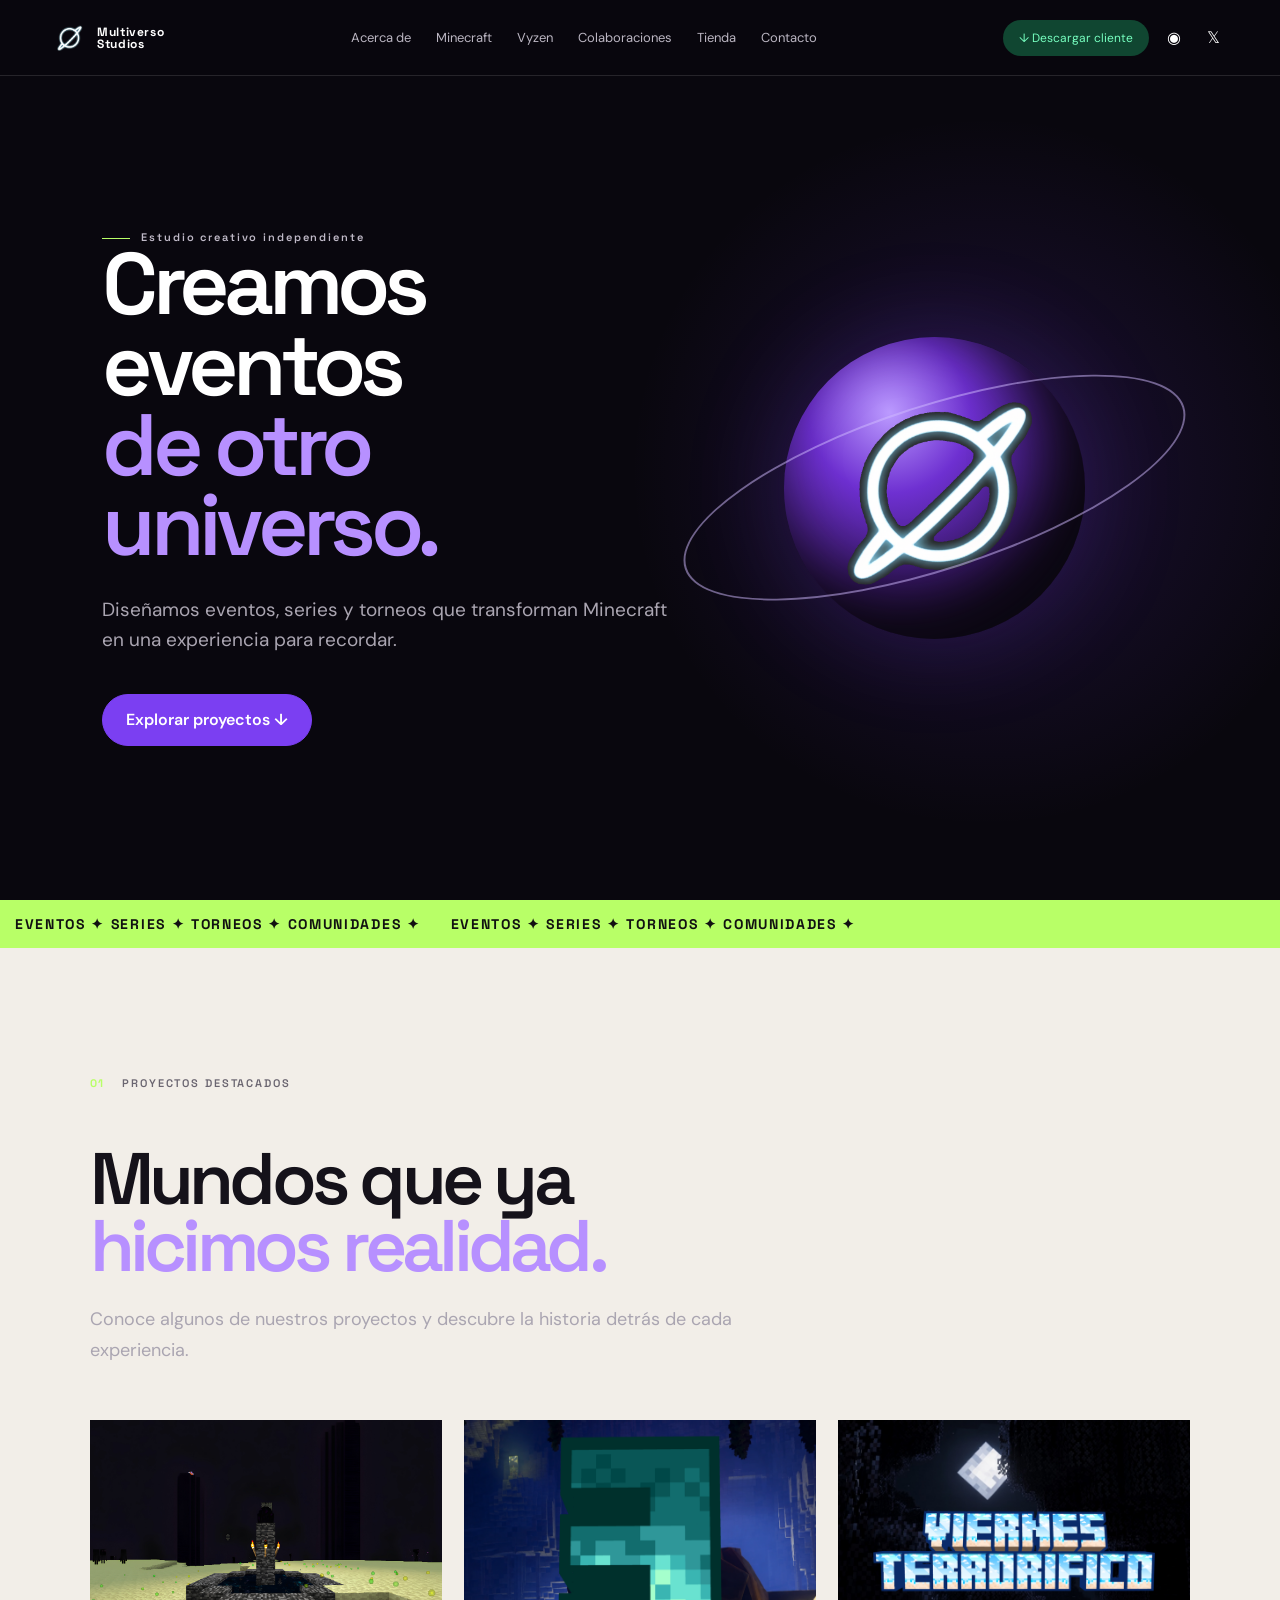
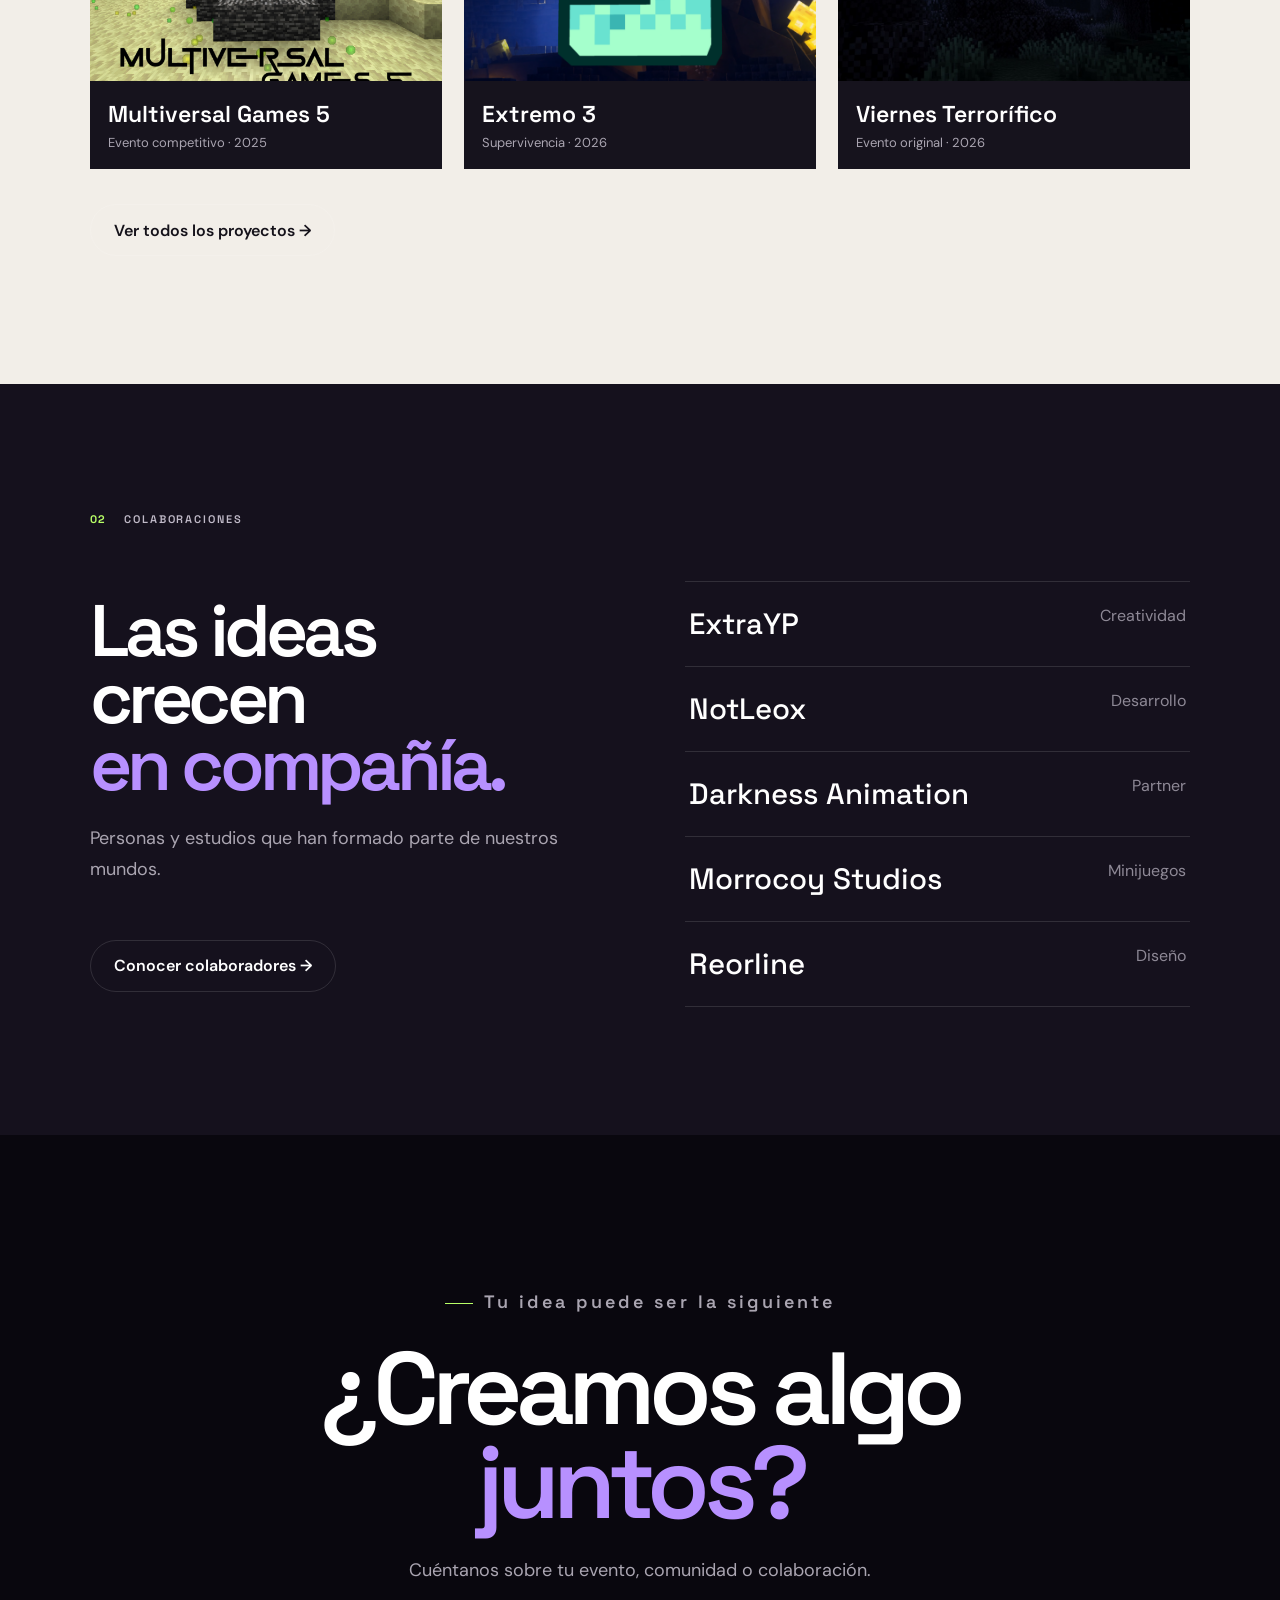
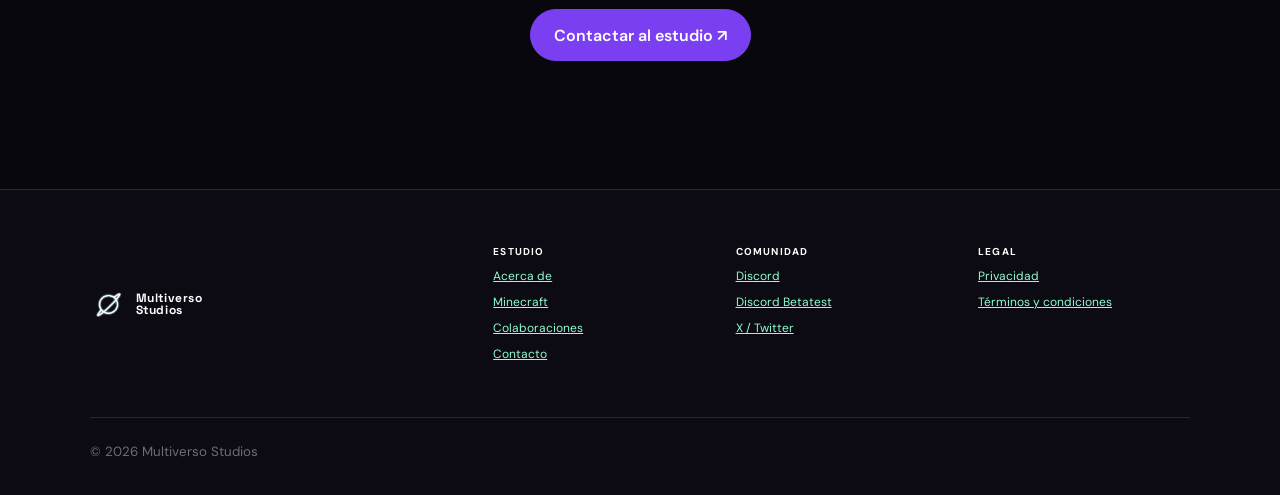
<file: index.html>
<!doctype html>
<html lang="es">
  <head>
    <meta charset="utf-8" />
    <link rel="icon" type="image/png" href="imagenes/favicon.png" />
    <meta name="viewport" content="width=device-width,initial-scale=1" />
    <meta
      name="description"
      content="Multiverso Studios crea eventos, series y experiencias en Minecraft."
    />
    <title>Multiverso Studios</title>
    <link rel="preconnect" href="https://fonts.googleapis.com" />
    <link
      rel="stylesheet"
      href="https://fonts.googleapis.com/css2?family=DM+Sans:wght@400;500;600&family=Space+Grotesk:wght@500;600;700&display=swap"
    />
    <link rel="stylesheet" href="style.css" />
  </head>
  <body>
    <div id="header"></div>
    <main>
      <section class="hero">
        <div class="hero-copy reveal">
          <p class="kicker">Estudio creativo independiente</p>
          <h1>Creamos eventos<br /><em>de otro universo.</em></h1>
          <p>
            Diseñamos eventos, series y torneos que transforman Minecraft en una
            experiencia para recordar.
          </p>
          <a class="btn primary" href="minecraft.html">Explorar proyectos ↓</a>
        </div>
        <div class="planet-wrap reveal" aria-hidden="true">
          <div class="ring"></div>
          <div class="planet"><img src="imagenes/Logo.png" alt="" /></div>
        </div>
      </section>
      <div class="ticker">
        <div>
          <span>EVENTOS ✦ SERIES ✦ TORNEOS ✦ COMUNIDADES ✦</span
          ><span>EVENTOS ✦ SERIES ✦ TORNEOS ✦ COMUNIDADES ✦</span>
        </div>
      </div>
      <section class="section home-projects">
        <p class="section-label reveal"><b>01</b> PROYECTOS DESTACADOS</p>
        <h2 class="reveal">Mundos que ya<br /><em>hicimos realidad.</em></h2>
        <p class="section-intro reveal">
          Conoce algunos de nuestros proyectos y descubre la historia detrás de
          cada experiencia.
        </p>
        <div class="card-grid">
          <a class="media-card reveal" href="proyecto.html?id=multiversal5"
            ><img
              src="imagenes/MultiversalGames5.png"
              alt="Multiversal Games 5"
            />
            <div>
              <h3>Multiversal Games 5</h3>
              <p>Evento competitivo · 2025</p>
            </div></a
          ><a class="media-card reveal" href="proyecto.html?id=extremo3"
            ><img src="imagenes/Extremo3Recreacion.png" alt="Extremo 3" />
            <div>
              <h3>Extremo 3</h3>
              <p>Supervivencia · 2026</p>
            </div></a
          ><a class="media-card reveal" href="proyecto.html?id=terror"
            ><img
              src="imagenes/ViernesDeTerror.png"
              alt="Viernes Terrorífico"
            />
            <div>
              <h3>Viernes Terrorífico</h3>
              <p>Evento original · 2026</p>
            </div></a
          >
        </div>
        <a class="btn" href="minecraft.html" style="margin-top: 35px"
          >Ver todos los proyectos →</a
        >
      </section>
      <section class="section home-people">
        <p class="section-label reveal"><b>02</b> COLABORACIONES</p>
        <div class="split">
          <div>
            <h2 class="reveal">Las ideas crecen<br /><em>en compañía.</em></h2>
            <p class="section-intro reveal">
              Personas y estudios que han formado parte de nuestros mundos.
            </p>
            <a class="btn" href="colaboraciones.html"
              >Conocer colaboradores →</a
            >
          </div>
          <div class="people-list reveal">
            <p><b>ExtraYP</b><span>Creatividad</span></p>
            <p><b>NotLeox</b><span>Desarrollo</span></p>
            <p><b>Darkness Animation</b><span>Partner</span></p>
            <p><b>Morrocoy Studios</b><span>Minijuegos</span></p>
            <p><b>Reorline</b><span>Diseño</span></p>
          </div>
        </div>
      </section>
      <section class="section home-contact">
        <p class="kicker reveal">Tu idea puede ser la siguiente</p>
        <h2 class="reveal">¿Creamos algo<br /><em>juntos?</em></h2>
        <p class="reveal">
          Cuéntanos sobre tu evento, comunidad o colaboración.
        </p>
        <a class="btn primary reveal" href="contacto.html"
          >Contactar al estudio ↗</a
        >
      </section>
    </main>
    <div id="footer"></div>
    <script src="script.js"></script>
  </body>
</html>
</file>
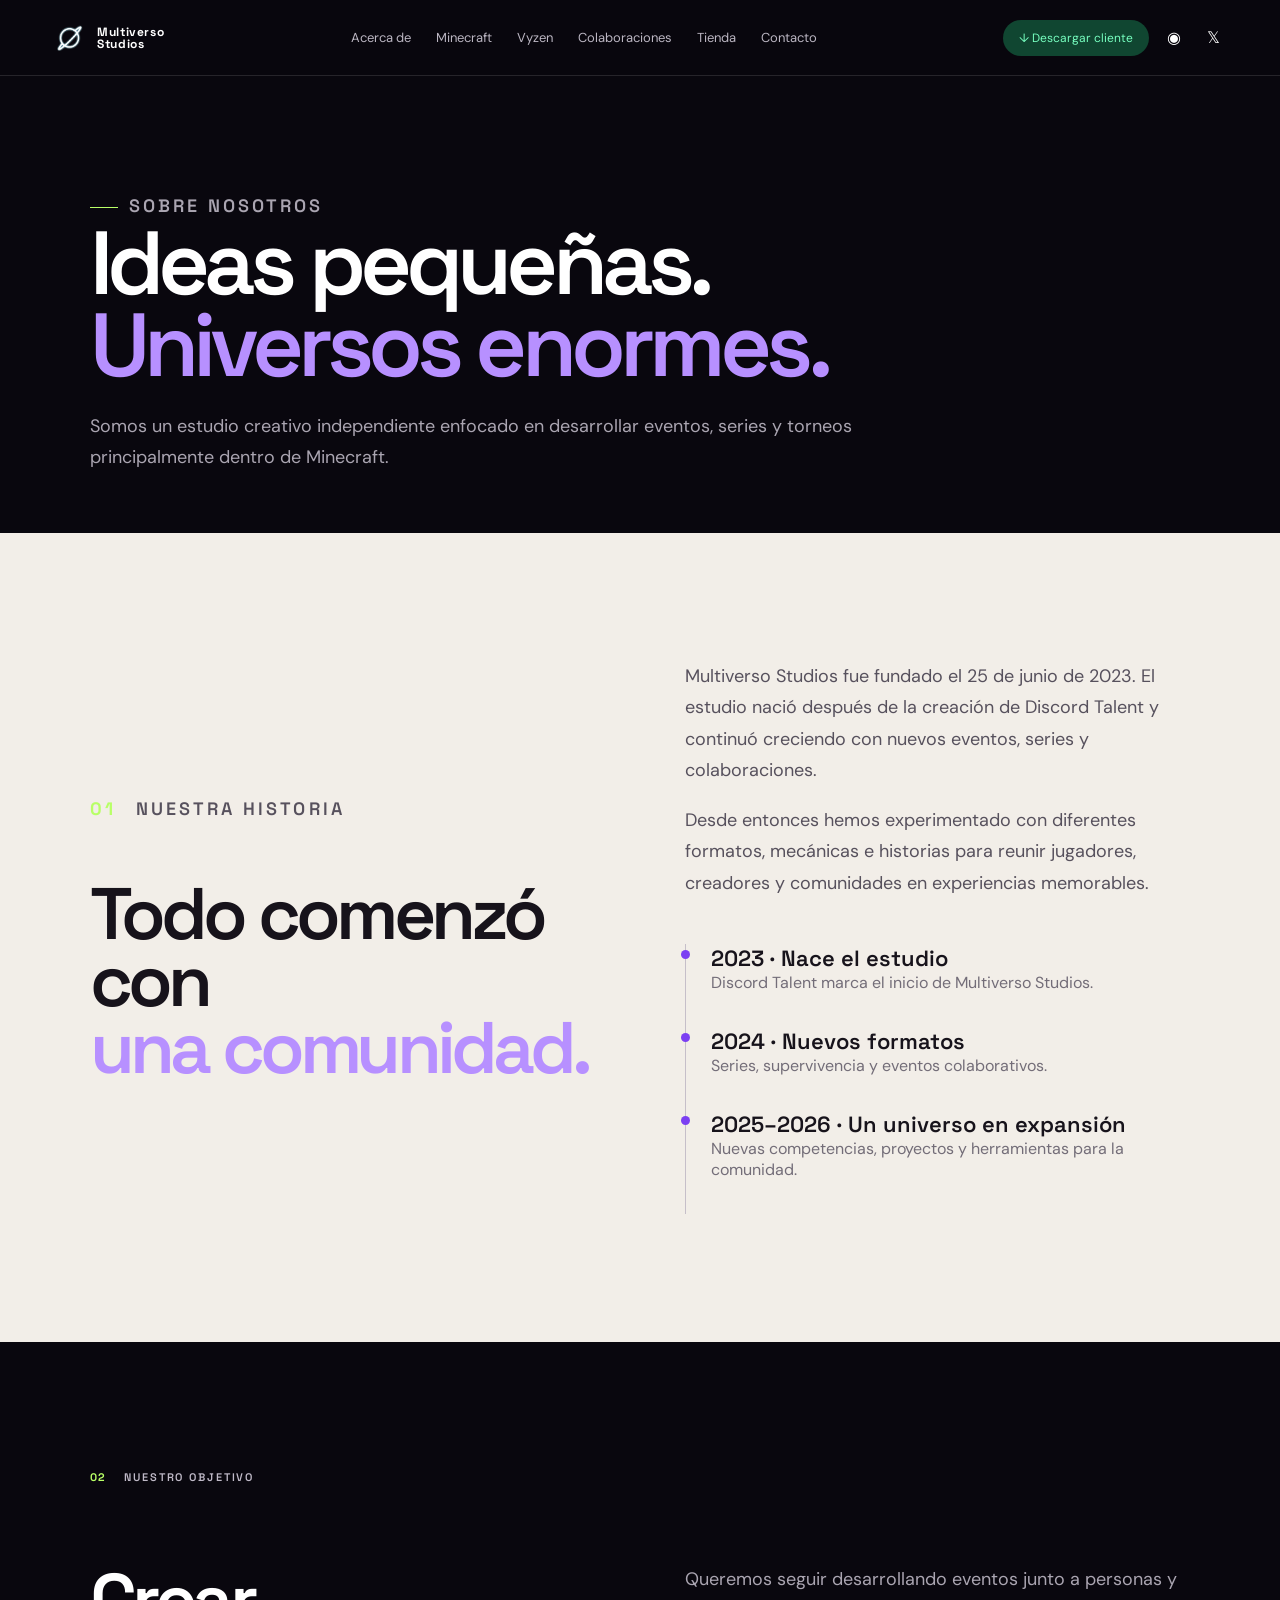
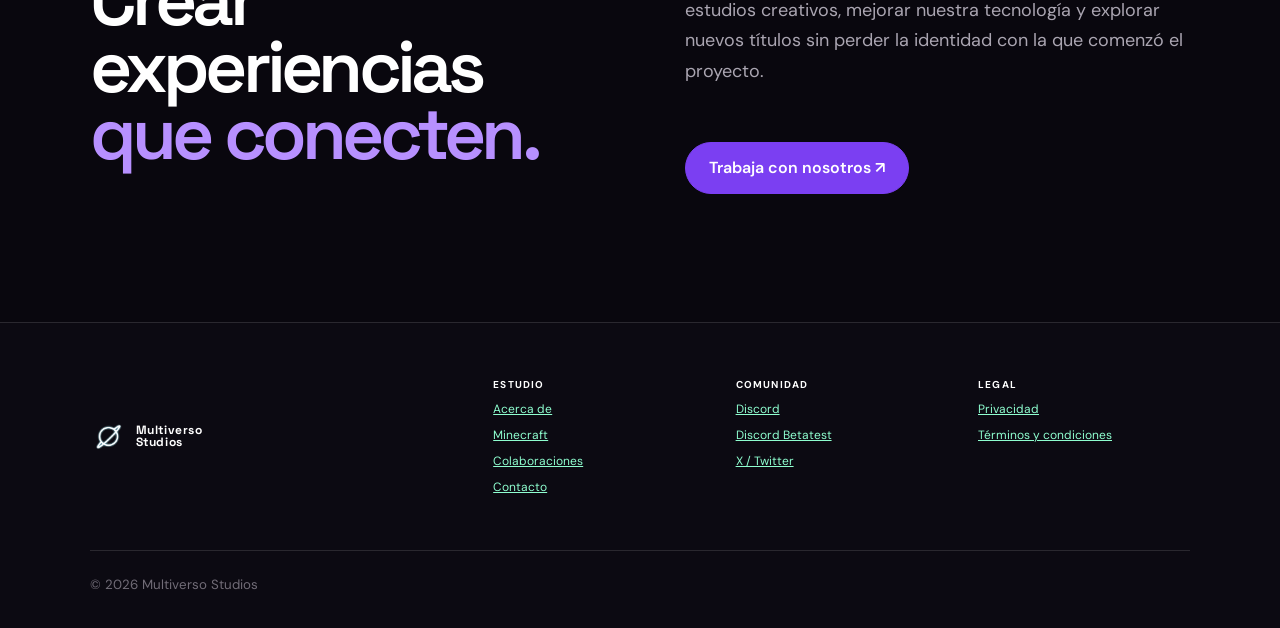
<file: acerca.html>
<!doctype html>
<html lang="es">
  <head>
    <meta charset="utf-8" />
    <link rel="icon" type="image/png" href="imagenes/favicon.png" />
    <meta name="viewport" content="width=device-width,initial-scale=1" />
    <meta
      name="description"
      content="Conoce la historia, identidad y objetivos de Multiverso Studios."
    />
    <title>Acerca de — Multiverso Studios</title>
    <link
      rel="stylesheet"
      href="https://fonts.googleapis.com/css2?family=DM+Sans:wght@400;500;600&family=Space+Grotesk:wght@500;600;700&display=swap"
    />
    <link rel="stylesheet" href="style.css" />
  </head>
  <body>
    <div id="header"></div>

    <main>
      <section class="page-hero reveal">
        <p class="kicker">SOBRE NOSOTROS</p>
        <h1 class="title">
          Ideas pequeñas.<br />
          <em>Universos enormes.</em>
        </h1>
        <p>
          Somos un estudio creativo independiente enfocado en desarrollar
          eventos, series y torneos principalmente dentro de Minecraft.
        </p>
      </section>

      <section class="section history">
        <div class="split">
          <div class="reveal">
            <p class="section-label"><b>01</b> NUESTRA HISTORIA</p>
            <h2>
              Todo comenzó con<br />
              <em>una comunidad.</em>
            </h2>
          </div>

          <div class="reveal">
            <p>
              Multiverso Studios fue fundado el 25 de junio de 2023. El estudio
              nació después de la creación de Discord Talent y continuó
              creciendo con nuevos eventos, series y colaboraciones.
            </p>
            <p>
              Desde entonces hemos experimentado con diferentes formatos,
              mecánicas e historias para reunir jugadores, creadores y
              comunidades en experiencias memorables.
            </p>

            <div class="timeline">
              <div>
                <b>2023 · Nace el estudio</b>
                <span
                  >Discord Talent marca el inicio de Multiverso Studios.</span
                >
              </div>
              <div>
                <b>2024 · Nuevos formatos</b>
                <span>Series, supervivencia y eventos colaborativos.</span>
              </div>
              <div>
                <b>2025–2026 · Un universo en expansión</b>
                <span>
                  Nuevas competencias, proyectos y herramientas para la
                  comunidad.
                </span>
              </div>
            </div>
          </div>
        </div>
      </section>

      <section class="section">
        <p class="section-label reveal"><b>02</b> NUESTRO OBJETIVO</p>
        <div class="split">
          <h2 class="reveal">
            Crear experiencias<br />
            <em>que conecten.</em>
          </h2>
          <div class="reveal">
            <p class="section-intro">
              Queremos seguir desarrollando eventos junto a personas y estudios
              creativos, mejorar nuestra tecnología y explorar nuevos títulos
              sin perder la identidad con la que comenzó el proyecto.
            </p>
            <a class="btn primary" href="contacto.html">
              Trabaja con nosotros ↗
            </a>
          </div>
        </div>
      </section>
    </main>

    <div id="footer"></div>
    <script src="script.js"></script>
  </body>
</html>
</file>
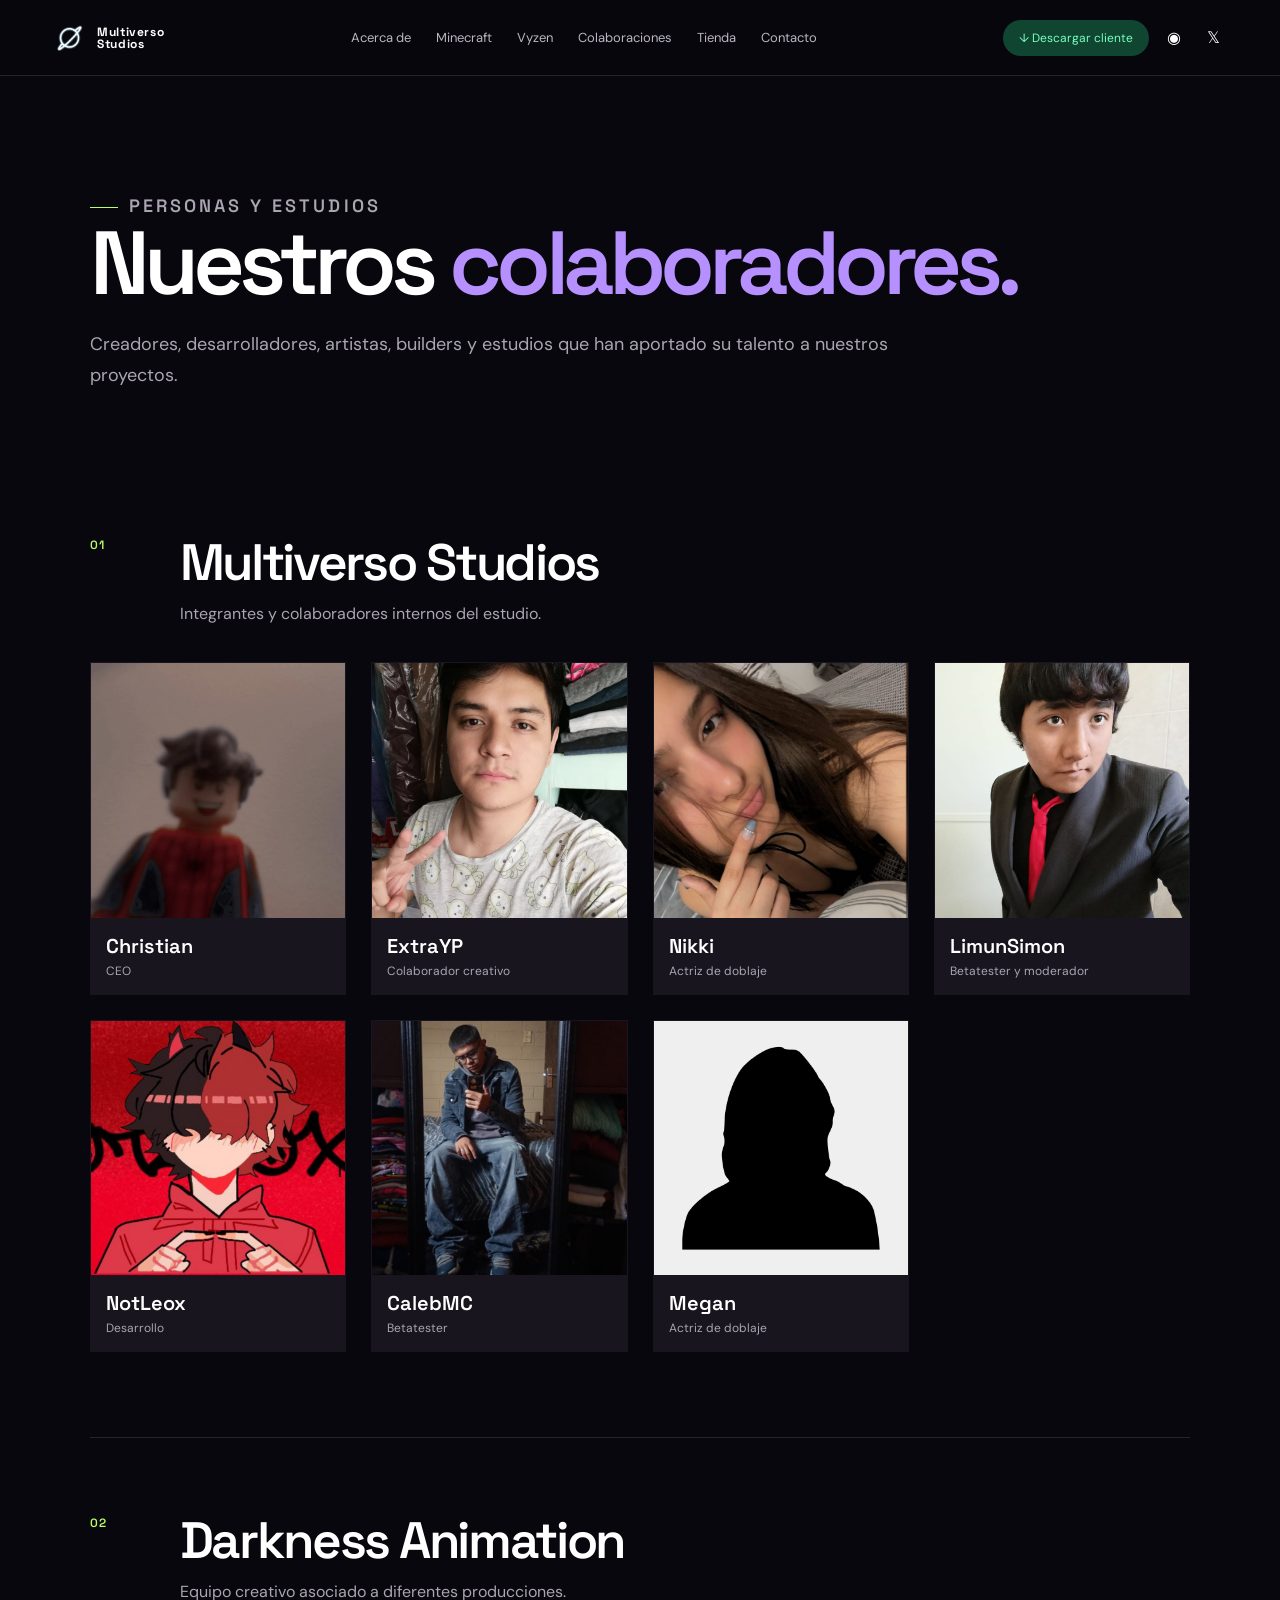
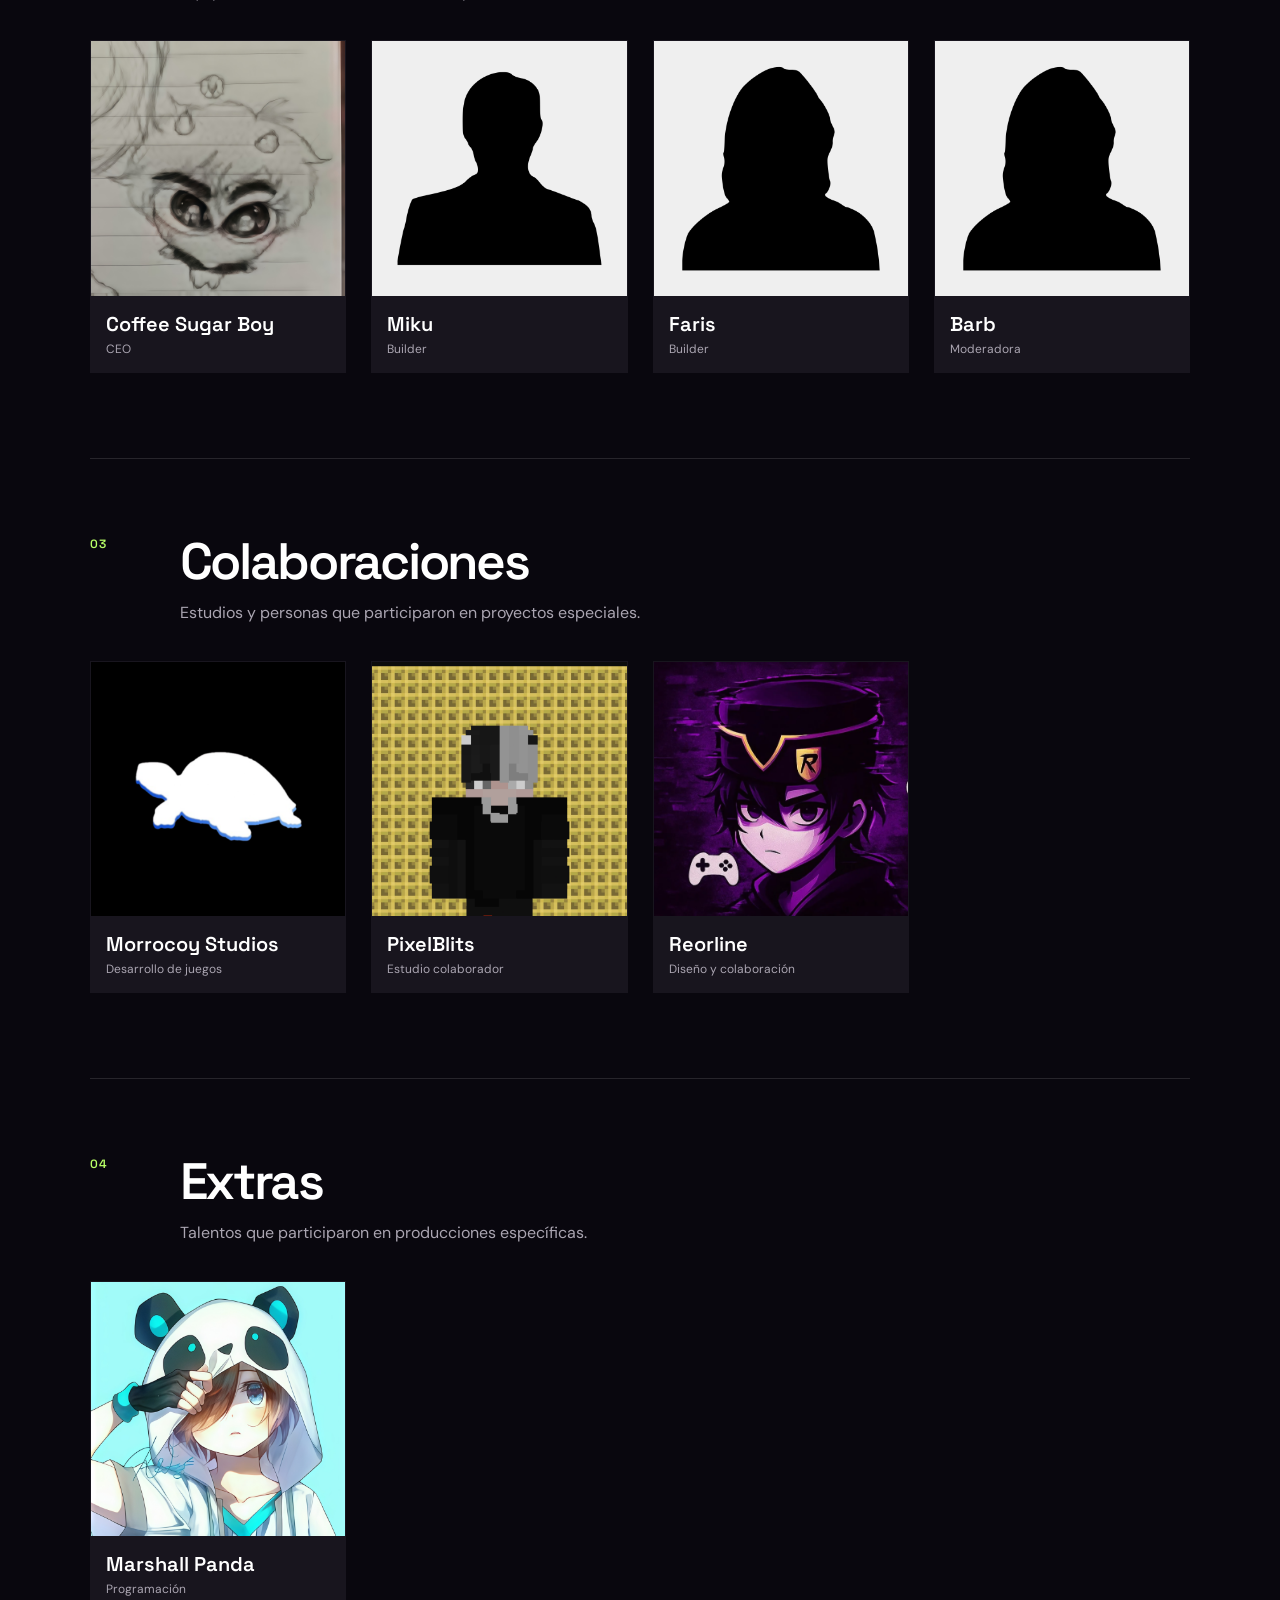
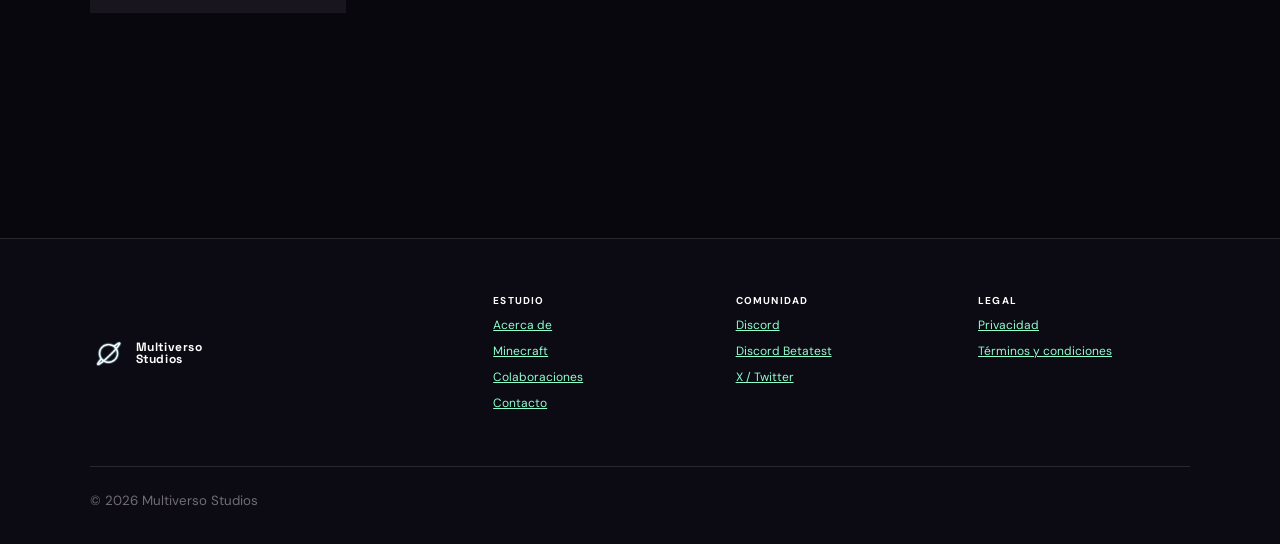
<file: colaboraciones.html>
<!doctype html>
<html lang="es">
  <head>
    <meta charset="utf-8" />
    <link rel="icon" type="image/png" href="imagenes/favicon.png" />
    <meta name="viewport" content="width=device-width,initial-scale=1" />
    <meta
      name="description"
      content="Personas, equipos y estudios que han colaborado con Multiverso Studios."
    />
    <title>Colaboraciones — Multiverso Studios</title>
    <link
      rel="stylesheet"
      href="https://fonts.googleapis.com/css2?family=DM+Sans:wght@400;500;600&family=Space+Grotesk:wght@500;600;700&display=swap"
    />
    <link rel="stylesheet" href="style.css" />
  </head>
  <body>
    <div id="header"></div>

    <main>
      <section class="page-hero reveal">
        <p class="kicker">PERSONAS Y ESTUDIOS</p>
        <h1 class="title">Nuestros <em>colaboradores.</em></h1>
        <p>
          Creadores, desarrolladores, artistas, builders y estudios que han
          aportado su talento a nuestros proyectos.
        </p>
      </section>

      <section class="collaborator-groups">
        <div class="collaborator-group reveal">
          <div class="group-heading">
            <p class="group-number">01</p>
            <div>
              <h2>Multiverso Studios</h2>
              <p>Integrantes y colaboradores internos del estudio.</p>
            </div>
          </div>

          <div class="collab-catalog">
            <a class="collab-card" href="colaborador.html?id=Christian">
              <img src="imagenes/By2008.jpg" alt="Christian" />
              <div>
                <h3>Christian</h3>
                <p>CEO</p>
              </div>
            </a>

            <a class="collab-card" href="colaborador.html?id=extrayp">
              <img src="imagenes/ExtraYP.png" alt="ExtraYP" />
              <div>
                <h3>ExtraYP</h3>
                <p>Colaborador creativo</p>
              </div>
            </a>

            <a class="collab-card" href="colaborador.html?id=nikki">
              <img src="imagenes/Nikki.jpg" alt="Nikki" />
              <div>
                <h3>Nikki</h3>
                <p>Actriz de doblaje</p>
              </div>
            </a>

            <a class="collab-card" href="colaborador.html?id=limunsimon">
              <img src="imagenes/LimunSimon.jpg" alt="LimunSimon" />
              <div>
                <h3>LimunSimon</h3>
                <p>Betatester y moderador</p>
              </div>
            </a>

            <a class="collab-card" href="colaborador.html?id=notleox">
              <img src="imagenes/NotLeox.png" alt="NotLeox" />
              <div>
                <h3>NotLeox</h3>
                <p>Desarrollo</p>
              </div>
            </a>            

            <a class="collab-card" href="colaborador.html?id=calebmc">
              <img src="imagenes/CalebMC.jpg" alt="CalebMC" />
              <div>
                <h3>CalebMC</h3>
                <p>Betatester</p>
              </div>
            </a>

            <a class="collab-card" href="colaborador.html?id=megan">
              <img src="imagenes/IncognitoM.png" alt="Megan" />
              <div>
                <h3>Megan</h3>
                <p>Actriz de doblaje</p>
              </div>
            </a>            
          </div>
        </div>

        <div class="collaborator-group reveal">
          <div class="group-heading">
            <p class="group-number">02</p>
            <div>
              <h2>Darkness Animation</h2>
              <p>Equipo creativo asociado a diferentes producciones.</p>
            </div>
          </div>

          
          <div class="collab-catalog">
            <a class="collab-card" href="colaborador.html?id=coffee">
              <img src="imagenes/Coffeesugarboy.jpg" alt="Coffee Sugar Boy" />
              <div>
                <h3>Coffee Sugar Boy</h3>
                <p>CEO</p>
              </div>
            </a>

            <a class="collab-card" href="colaborador.html?id=miku">
              <img src="imagenes/IncognitoH.png" alt="Miku" />
              <div>
                <h3>Miku</h3>
                <p>Builder</p>
              </div>
            </a>

            <a class="collab-card" href="colaborador.html?id=faris">
              <img src="imagenes/IncognitoM.png" alt="Faris" />
              <div>
                <h3>Faris</h3>
                <p>Builder</p>
              </div>
            </a>

            <a class="collab-card" href="colaborador.html?id=barb">
              <img src="imagenes/IncognitoM.png" alt="Barb" />
              <div>
                <h3>Barb</h3>
                <p>Moderadora</p>
              </div>
            </a>
          </div>
        </div>

        <div class="collaborator-group reveal">
          <div class="group-heading">
            <p class="group-number">03</p>
            <div>
              <h2>Colaboraciones</h2>
              <p>
                Estudios y personas que participaron en proyectos especiales.
              </p>
            </div>
          </div>

          <div class="collab-catalog">
            <a class="collab-card" href="colaborador.html?id=morrocoy">
              <img src="imagenes/MorrocoyStudios.png" alt="Morrocoy Studios" />
              <div>
                <h3>Morrocoy Studios</h3>
                <p>Desarrollo de juegos</p>
              </div>
            </a>

            <a class="collab-card" href="colaborador.html?id=PixelBlits">
              <img src="imagenes/PixelBlits.png" alt="PixelBlits" />
              <div>
                <h3>PixelBlits</h3>
                <p>Estudio colaborador</p>
              </div>
            </a>

            <a class="collab-card" href="colaborador.html?id=reorline">
              <img src="imagenes/ReorLine.png" alt="Reorline" />
              <div>
                <h3>Reorline</h3>
                <p>Diseño y colaboración</p>
              </div>
            </a>
          </div>
        </div>

        <div class="collaborator-group reveal">
          <div class="group-heading">
            <p class="group-number">04</p>
            <div>
              <h2>Extras</h2>
              <p>Talentos que participaron en producciones específicas.</p>
            </div>
          </div>

          <div class="collab-catalog">
            <a class="collab-card" href="colaborador.html?id=marshall">
              <img src="imagenes/MarshallPanda.png" alt="Marshall Panda" />
              <div>
                <h3>Marshall Panda</h3>
                <p>Programación</p>
              </div>
            </a>
          </div>
        </div>
      </section>
    </main>

    <div id="footer"></div>
    <script src="script.js"></script>
  </body>
</html>
</file>
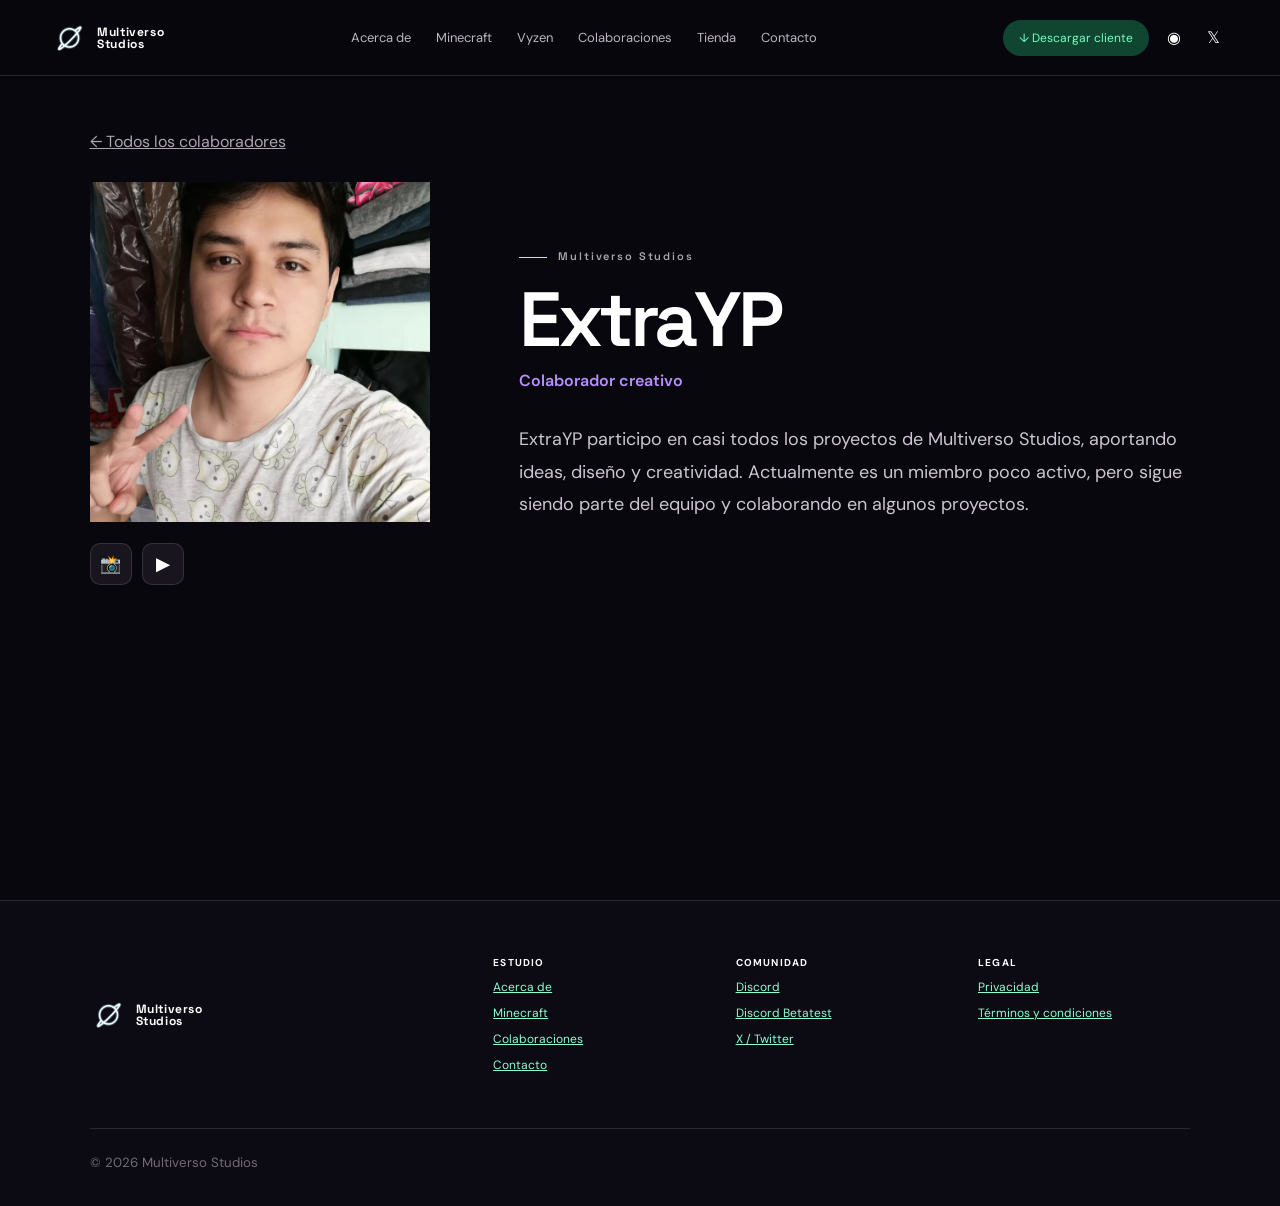
<file: colaborador.html>
<!doctype html>
<html lang="es">
  <head>
    <meta charset="utf-8" />
    <link rel="icon" type="image/png" href="imagenes/favicon.png" />
    <meta name="viewport" content="width=device-width,initial-scale=1" />
    <meta
      name="description"
      content="Perfil de colaborador de Multiverso Studios."
    />
    <title>Colaborador — Multiverso Studios</title>
    <link
      rel="stylesheet"
      href="https://fonts.googleapis.com/css2?family=DM+Sans:wght@400;500;600&family=Space+Grotesk:wght@500;600;700&display=swap"
    />
    <link rel="stylesheet" href="style.css" />
  </head>
  <body>
    <div id="header"></div>
    <main>
      <section class="collaborator-detail" id="collaborator-detail"></section>
    </main>
    <div id="footer"></div>
    <script src="script.js"></script>
  </body>
</html>
</file>
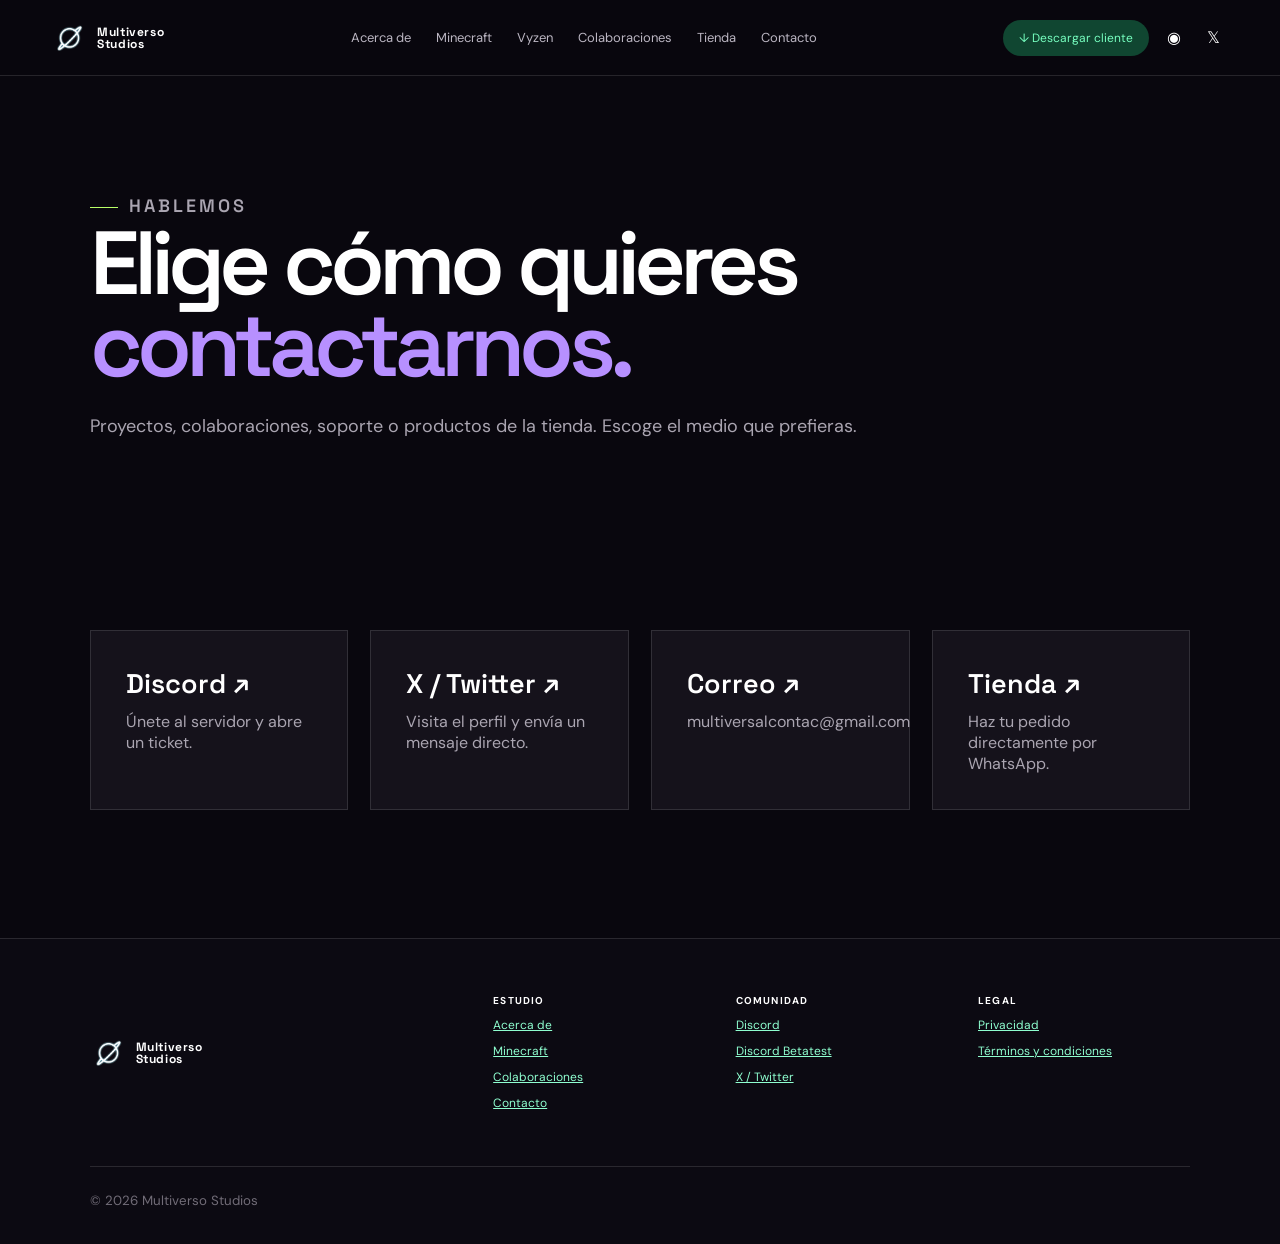
<file: contacto.html>
<!doctype html>
<html lang="es">
  <head>
    <meta charset="utf-8" />
    <link rel="icon" type="image/png" href="imagenes/favicon.png" />
    <meta name="viewport" content="width=device-width,initial-scale=1" />
    <title>Contacto — Multiverso Studios</title>
    <link
      rel="stylesheet"
      href="https://fonts.googleapis.com/css2?family=DM+Sans:wght@400;500;600&family=Space+Grotesk:wght@500;600;700&display=swap"
    />
    <link rel="stylesheet" href="style.css" />
  </head>
  <body>
    <div id="header"></div>
    <main>
      <section class="page-hero reveal">
        <p class="kicker">HABLEMOS</p>
        <h1 class="title">Elige cómo quieres<br /><em>contactarnos.</em></h1>
        <p>
          Proyectos, colaboraciones, soporte o productos de la tienda. Escoge el
          medio que prefieras.
        </p>
      </section>
      <section class="section">
        <div
          class="contact-grid"
          style="grid-template-columns: repeat(auto-fit, minmax(230px, 1fr))"
        >
          <a
            class="contact-card reveal"
            href="https://discord.com/invite/pSgQZWjNen"
            target="_blank"
            rel="noopener"
            ><strong>Discord ↗</strong
            ><span>Únete al servidor y abre un ticket.</span></a
          ><a
            class="contact-card reveal"
            href="https://x.com/Multiverso_St"
            target="_blank"
            rel="noopener"
            ><strong>X / Twitter ↗</strong
            ><span>Visita el perfil y envía un mensaje directo.</span></a
          ><a
            class="contact-card reveal"
            href="https://mail.google.com/mail/?view=cm&amp;fs=1&amp;to=multiversalcontac@gmail.com&amp;su=Contacto%20desde%20Multiverso%20Studios"
            target="_blank"
            rel="noopener"
            ><strong>Correo ↗</strong
            ><span>multiversalcontac@gmail.com</span></a
          ><a
            class="contact-card reveal"
            href="https://wa.me/525587758464?text=Vi%20tu%20tienda%20y%20quiero%20hacer%20un%20pedido"
            target="_blank"
            rel="noopener"
            ><strong>Tienda ↗</strong
            ><span>Haz tu pedido directamente por WhatsApp.</span></a
          >
        </div>
      </section>
    </main>
    <div id="footer"></div>
    <script src="script.js"></script>
  </body>
</html>
</file>
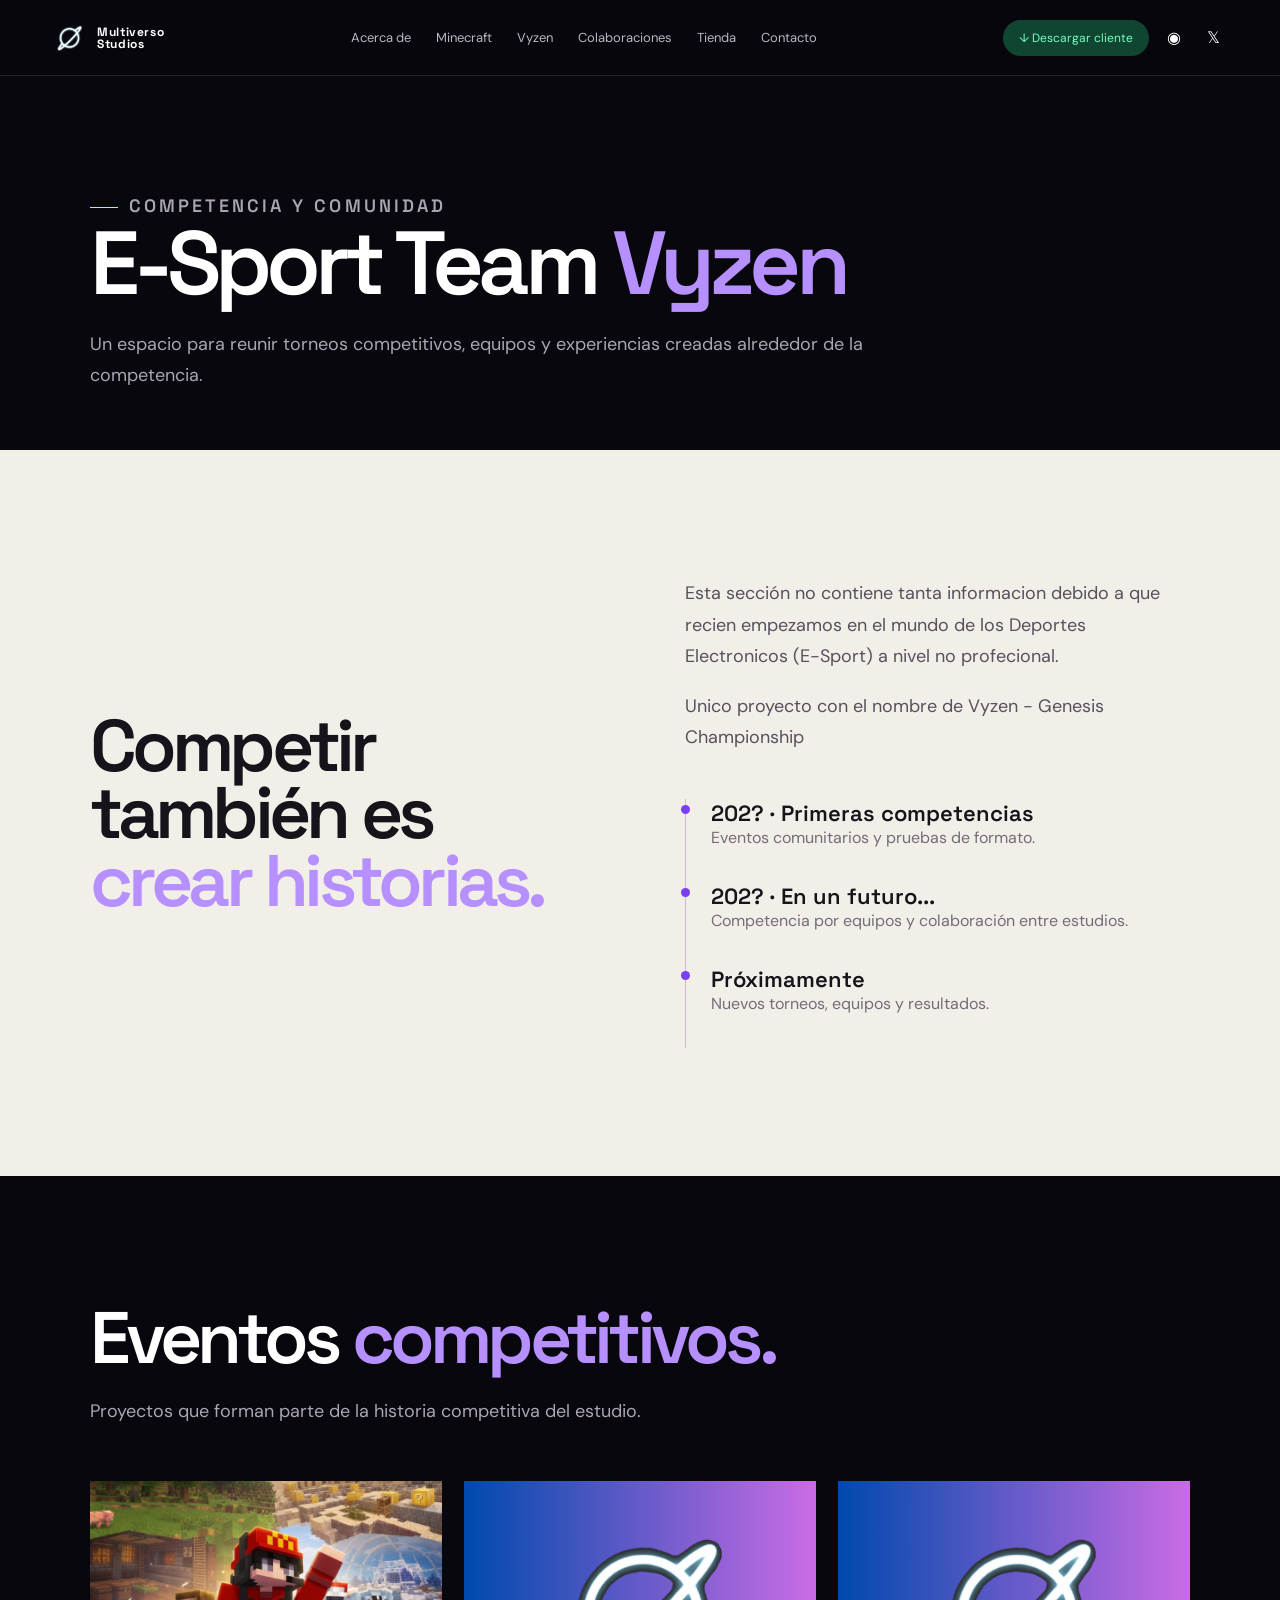
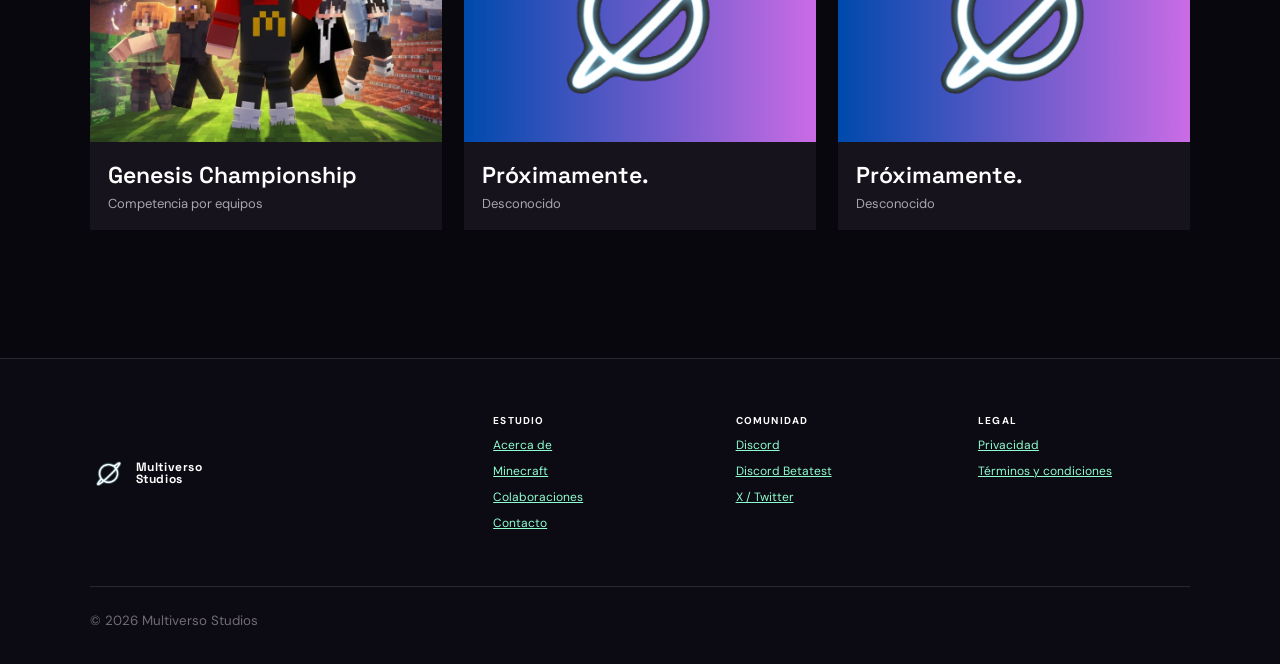
<file: esports.html>
<!doctype html>
<html lang="es">
  <head>
    <meta charset="utf-8" />
    <link rel="icon" type="image/png" href="imagenes/favicon.png" />
    <meta name="viewport" content="width=device-width,initial-scale=1" />
    <title>Vyzen — Multiverso Studios</title>
    <link
      rel="stylesheet"
      href="https://fonts.googleapis.com/css2?family=DM+Sans:wght@400;500;600&family=Space+Grotesk:wght@500;600;700&display=swap"
    />
    <link rel="stylesheet" href="style.css" />
  </head>
  <body>
    <div id="header"></div>
    <main>
      <section class="page-hero reveal">
        <p class="kicker">COMPETENCIA Y COMUNIDAD</p>
        <h1 class="title">E-Sport Team <em>Vyzen</em></h1>
        <p>
          Un espacio para reunir torneos competitivos, equipos y experiencias
          creadas alrededor de la competencia.
        </p>
      </section>
      <section class="section history">
        <div class="split">
          <div>
            <h2 class="reveal">
              Competir también es<br /><em>crear historias.</em>
            </h2>
          </div>
          <div class="reveal">
            <p>
              Esta sección no contiene tanta informacion
              debido a que recien empezamos en el mundo
              de los Deportes Electronicos (E-Sport) a nivel
              no profecional.
            </p>
            <p>
              Unico proyecto con el nombre de Vyzen
              - Genesis Championship
            </p>
            <div class="timeline">
              <div>
                <b>202? · Primeras competencias</b
                ><span>Eventos comunitarios y pruebas de formato.</span>
              </div>
              <div>
                <b>202? · En un futuro...</b
                ><span
                  >Competencia por equipos y colaboración entre estudios.</span
                >
              </div>
              <div>
                <b>Próximamente</b
                ><span>Nuevos torneos, equipos y resultados.</span>
              </div>
            </div>
          </div>
        </div>
      </section>
      <section class="section">
        <h2 class="reveal">Eventos <em>competitivos.</em></h2>
        <p class="section-intro reveal">
          Proyectos que forman parte de la historia competitiva del estudio.
        </p>
        <div class="card-grid">
          <a class="media-card reveal" href="proyecto.html?id=genesischamp"
            ><img src="imagenes/GenesisChamp.png" alt="" />
            <div>
              <h3>Genesis Championship</h3>
              <p>Competencia por equipos</p>
            </div></a
          ><a class="media-card reveal" href="proyecto.html?id=Error404"
            ><img src="imagenes/Club.png" alt="" />
            <div>
              <h3>Próximamente.</h3>
              <p>Desconocido</p>
            </div></a
          ><a class="media-card reveal" href="proyecto.html?id=Error404"
            ><img src="imagenes/Club.png" alt="" />
            <div>
              <h3>Próximamente.</h3>
              <p>Desconocido</p>
            </div></a
          >
        </div>
      </section>
    </main>
    <div id="footer"></div>
    <script src="script.js"></script>
  </body>
</html>
</file>
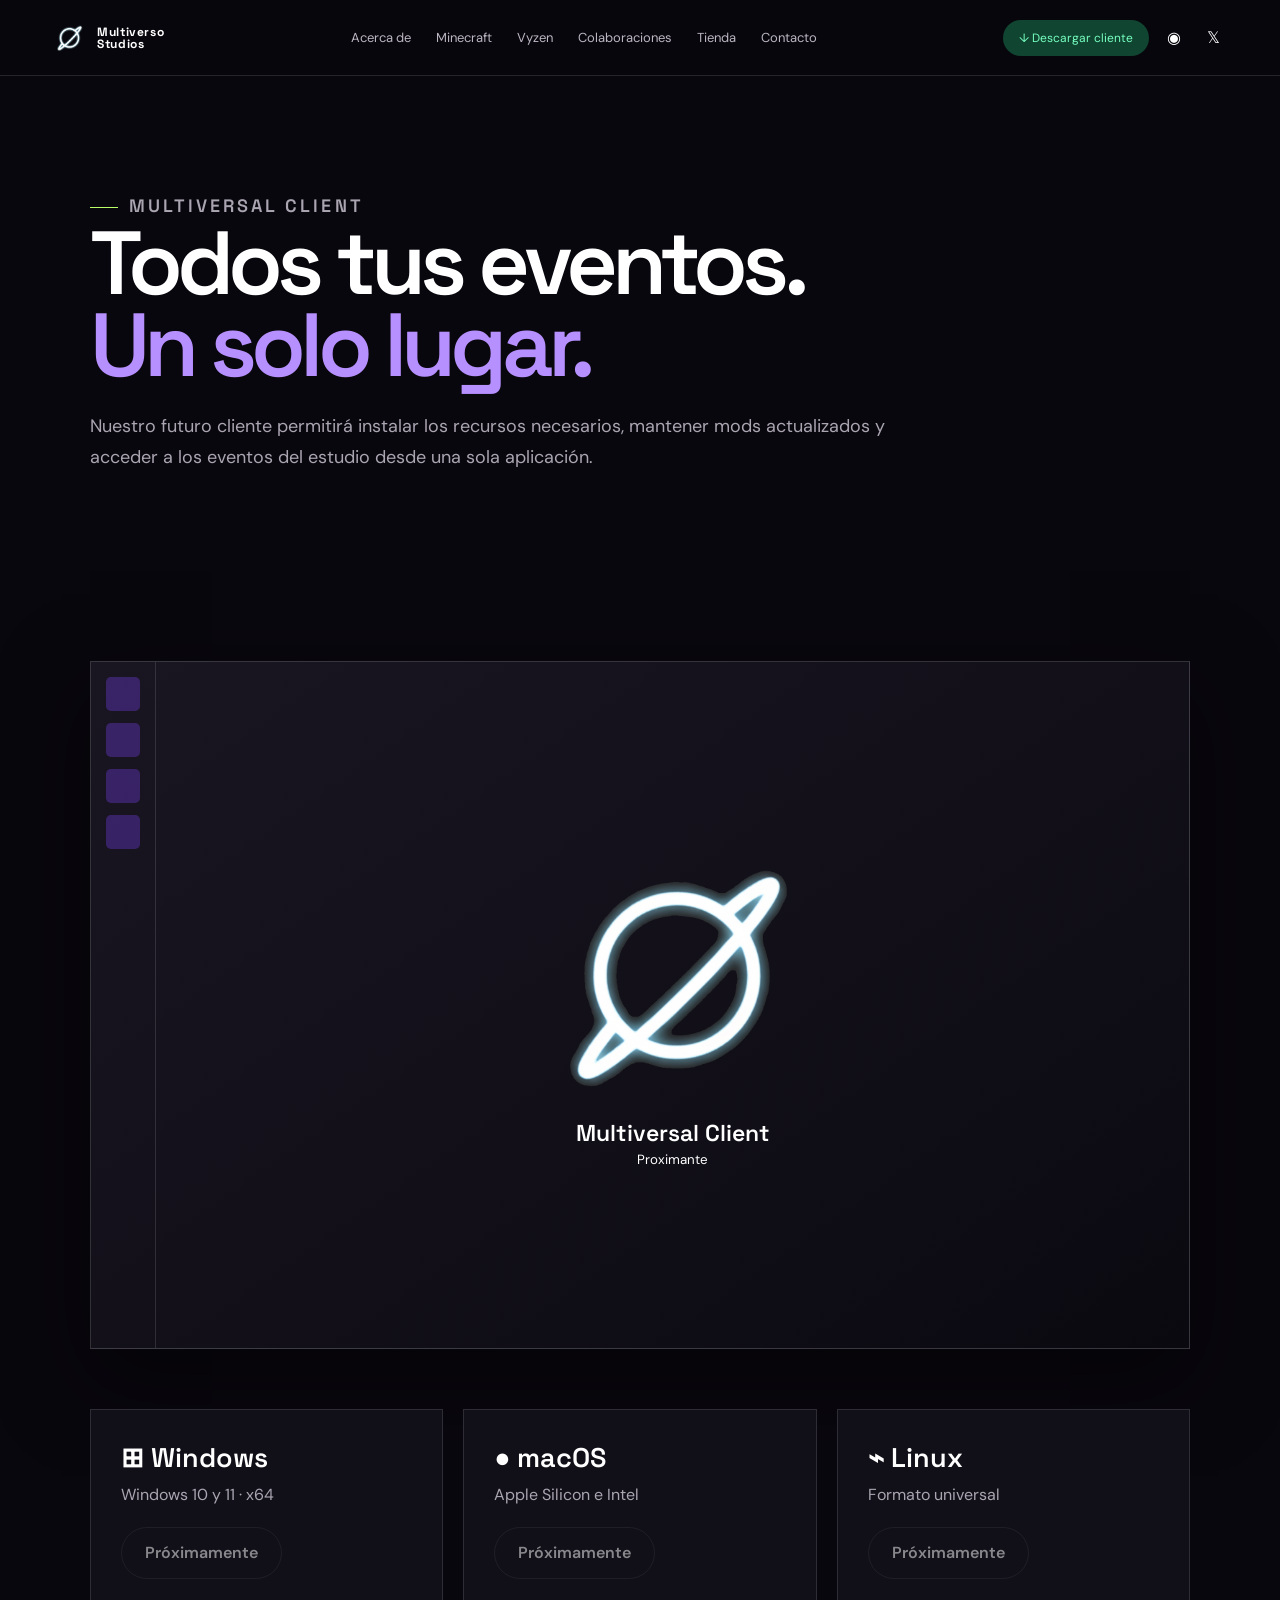
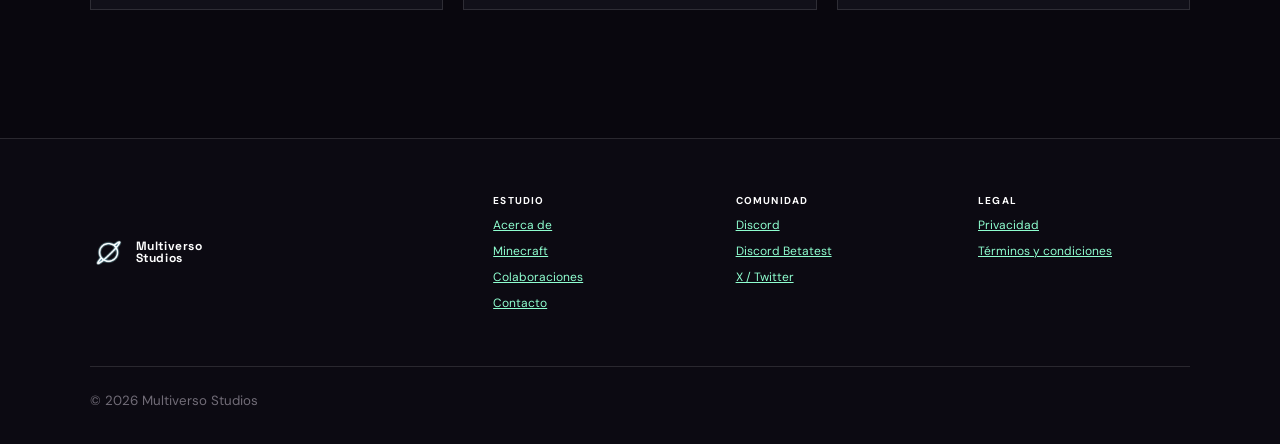
<file: launcher.html>
<!doctype html>
<html lang="es">
  <head>
    <meta charset="utf-8" />
    <link rel="icon" type="image/png" href="imagenes/favicon.png" />
    <meta name="viewport" content="width=device-width,initial-scale=1" />
    <title>Cliente — Multiverso Studios</title>
    <link
      rel="stylesheet"
      href="https://fonts.googleapis.com/css2?family=DM+Sans:wght@400;500;600&family=Space+Grotesk:wght@500;600;700&display=swap"
    />
    <link rel="stylesheet" href="style.css" />
  </head>
  <body>
    <div id="header"></div>
    <main>
      <section class="page-hero reveal">
        <p class="kicker">MULTIVERSAL CLIENT</p>
        <h1 class="title">Todos tus eventos.<br /><em>Un solo lugar.</em></h1>
        <p>
          Nuestro futuro cliente permitirá instalar los recursos necesarios,
          mantener mods actualizados y acceder a los eventos del estudio desde
          una sola aplicación.
        </p>
      </section>
      <section class="section">
        <div class="launcher-preview reveal">
          <div class="launcher-sidebar"><i></i><i></i><i></i><i></i></div>
          <div class="launcher-main">
            <div>
              <img src="imagenes/Logo.png" alt="" /><b>Multiversal Client</b
              ><small>Proximante</small>
            </div>
          </div>
        </div>
        <div class="os-grid">
          <article class="os reveal">
            <h3>⊞ Windows</h3>
            <p>Windows 10 y 11 · x64</p>
            <span class="btn disabled">Próximamente</span>
          </article>
          <article class="os reveal">
            <h3>● macOS</h3>
            <p>Apple Silicon e Intel</p>
            <span class="btn disabled">Próximamente</span>
          </article>
          <article class="os reveal">
            <h3>⌁ Linux</h3>
            <p>Formato universal</p>
            <span class="btn disabled">Próximamente</span>
          </article>
        </div>
      </section>
    </main>
    <div id="footer"></div>
    <script src="script.js"></script>
  </body>
</html>
</file>
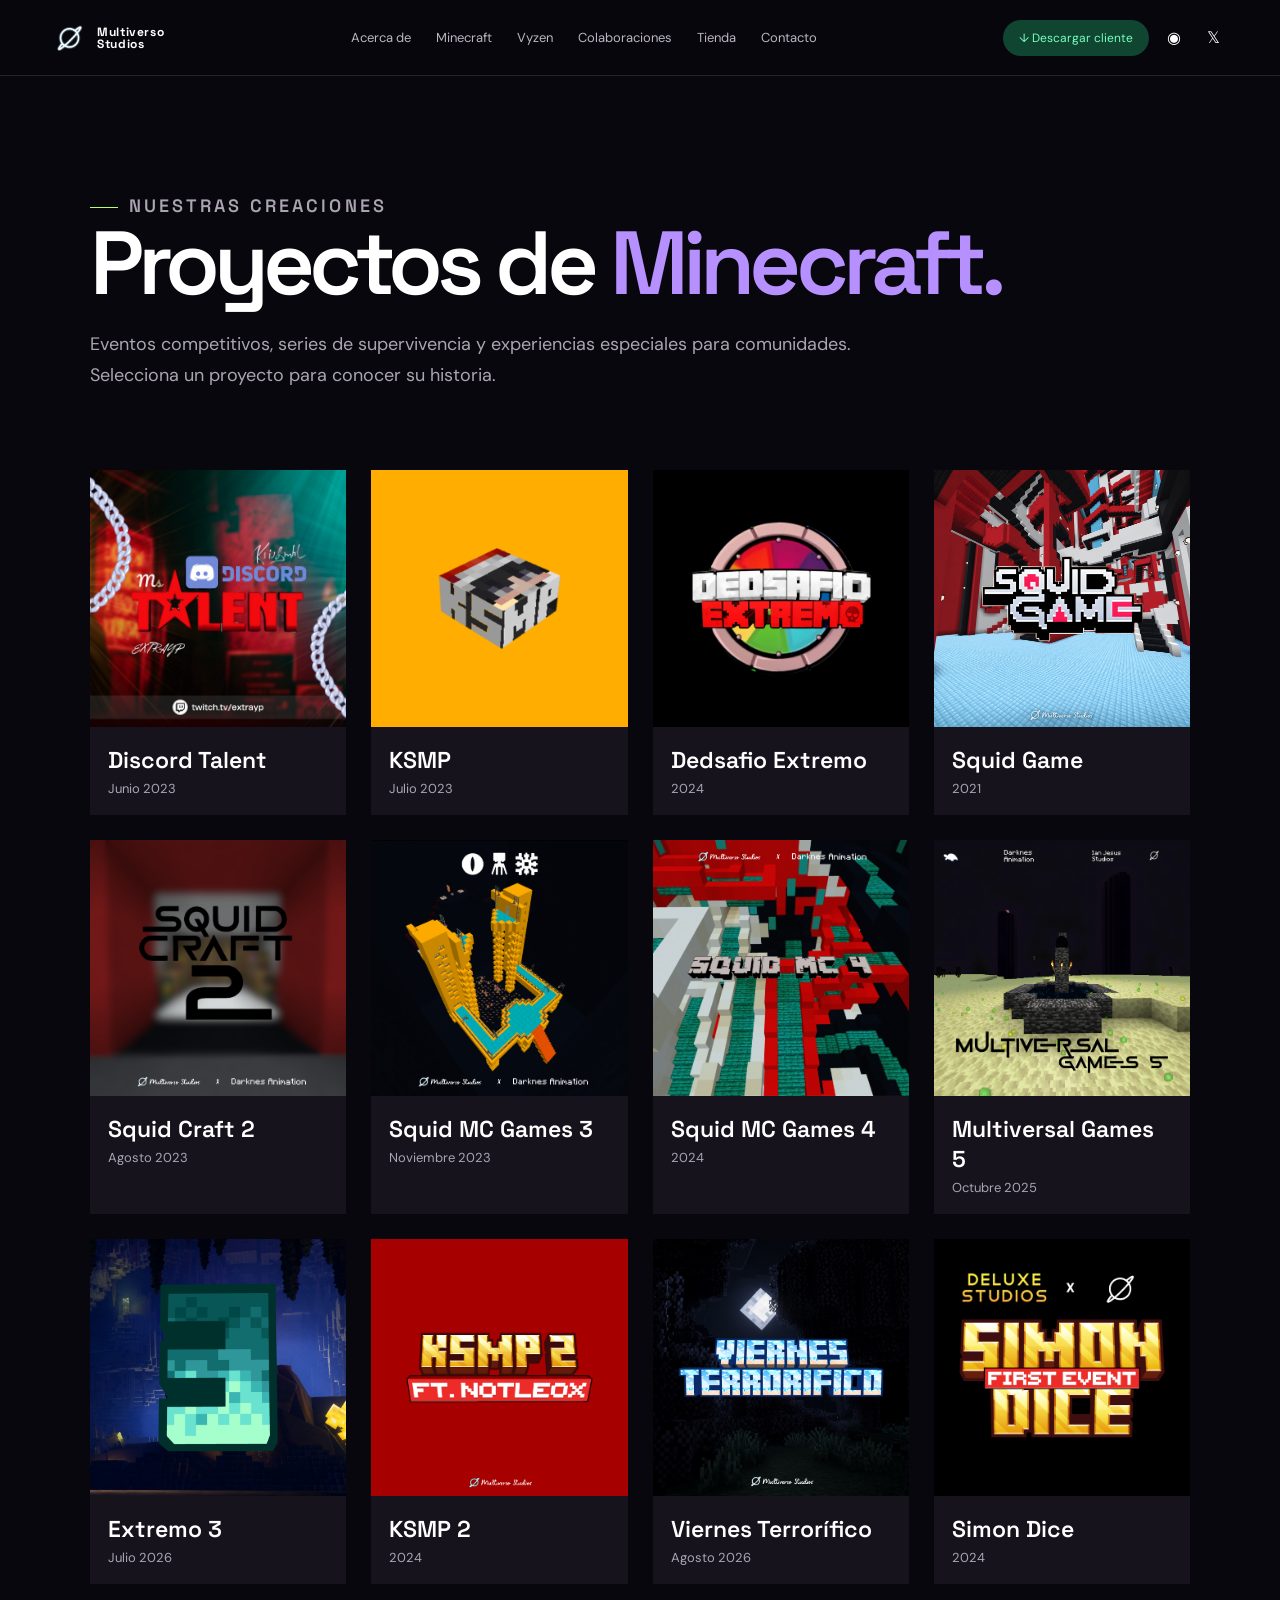
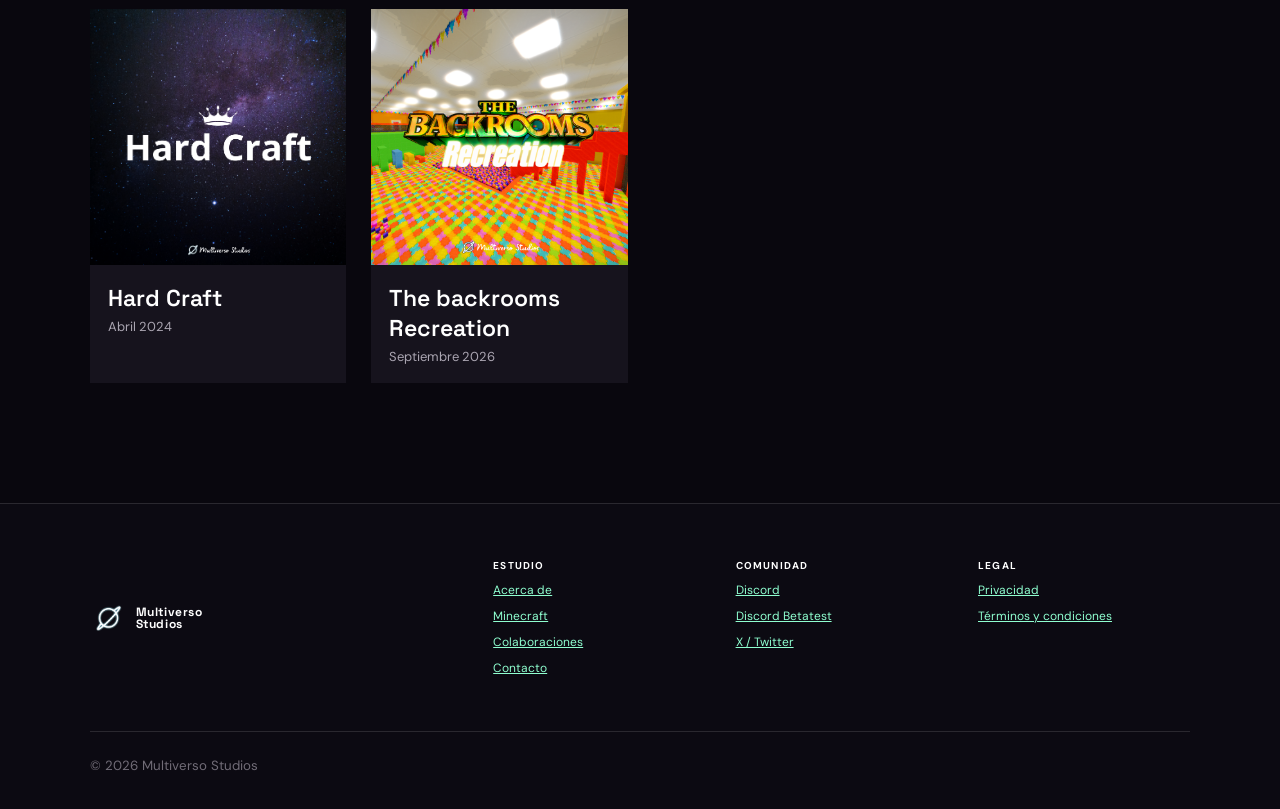
<file: minecraft.html>
<!doctype html>
<html lang="es">
  <head>
    <meta charset="utf-8" />
    <link rel="icon" type="image/png" href="imagenes/favicon.png" />
    <meta name="viewport" content="width=device-width,initial-scale=1" />
    <title>Minecraft — Multiverso Studios</title>
    <link
      rel="stylesheet"
      href="https://fonts.googleapis.com/css2?family=DM+Sans:wght@400;500;600&family=Space+Grotesk:wght@500;600;700&display=swap"
    />
    <link rel="stylesheet" href="style.css" />
  </head>
  <body>
    <div id="header"></div>
    <main>
      <section class="page-hero reveal">
        <p class="kicker">NUESTRAS CREACIONES</p>
        <h1 class="title">Proyectos de <em>Minecraft.</em></h1>
        <p>
          Eventos competitivos, series de supervivencia y experiencias
          especiales para comunidades. Selecciona un proyecto para conocer su
          historia.
        </p>
      </section>
      <section class="project-catalog">
        <a class="media-card reveal" href="proyecto.html?id=talent"
          ><img src="imagenes/DcTalent.jpg" alt="" />
          <div>
            <h3>Discord Talent</h3>
            <p>Junio 2023</p>
          </div></a
        ><a class="media-card reveal" href="proyecto.html?id=ksmp1"
          ><img src="imagenes/ksmp.png" alt="" />
          <div>
            <h3>KSMP</h3>
            <p>Julio 2023</p>
          </div></a
        ><a class="media-card reveal" href="proyecto.html?id=dedsafio"
          ><img src="imagenes/Dextremo.png" alt="" />
          <div>
            <h3>Dedsafio Extremo</h3>
            <p>2024</p>
          </div></a
        ><a class="media-card reveal" href="proyecto.html?id=multiversal1"
          ><img src="imagenes/SquidGame.jpg" alt="" />
          <div>
            <h3>Squid Game</h3>
            <p>2021</p>
          </div></a
        ><a class="media-card reveal" href="proyecto.html?id=multiversal2"
          ><img src="imagenes/SquidCraft2.png" alt="" />
          <div>
            <h3>Squid Craft 2</h3>
            <p>Agosto 2023</p>
          </div></a
        ><a class="media-card reveal" href="proyecto.html?id=multiversal3"
          ><img src="imagenes/SquidMCgames3.png" alt="" />
          <div>
            <h3>Squid MC Games 3</h3>
            <p>Noviembre 2023</p>
          </div></a
        ><a class="media-card reveal" href="proyecto.html?id=multiversal4"
          ><img src="imagenes/SquidMC4.png" alt="" />
          <div>
            <h3>Squid MC Games 4</h3>
            <p>2024</p>
          </div></a
        ><a class="media-card reveal" href="proyecto.html?id=multiversal5"
          ><img src="imagenes/MultiversalGames5.png" alt="" />
          <div>
            <h3>Multiversal Games 5</h3>
            <p>Octubre 2025</p>
          </div></a
        ><a class="media-card reveal" href="proyecto.html?id=extremo3"
          ><img src="imagenes/Extremo3Recreacion.png" alt="" />
          <div>
            <h3>Extremo 3</h3>
            <p>Julio 2026</p>
          </div></a
        ><a class="media-card reveal" href="proyecto.html?id=ksmp2"
          ><img src="imagenes/KSMP2.png" alt="" />
          <div>
            <h3>KSMP 2</h3>
            <p>2024</p>
          </div></a
        ><a class="media-card reveal" href="proyecto.html?id=terror"
          ><img src="imagenes/ViernesDeTerror.png" alt="" />
          <div>
            <h3>Viernes Terrorífico</h3>
            <p>Agosto 2026</p>
          </div></a
        ><a class="media-card reveal" href="proyecto.html?id=simonDice"
          ><img src="imagenes/SimonDice.png" alt="" />
          <div>
            <h3>Simon Dice</h3>
            <p>2024</p>
          </div></a
        ><a class="media-card reveal" href="proyecto.html?id=hardCraft"
          ><img src="imagenes/HardCraft.png" alt="" />
          <div>
            <h3>Hard Craft</h3>
            <p>Abril 2024</p>
          </div></a
        ><a class="media-card reveal" href="proyecto.html?id=backrooms"
          ><img src="imagenes/backrooms_logo.png" alt="" />
          <div>
            <h3>The backrooms Recreation</h3>
            <p>Septiembre 2026</p>
          </div></a          
        >
      </section>
    </main>
    <div id="footer"></div>
    <script src="script.js"></script>
  </body>
</html>
</file>
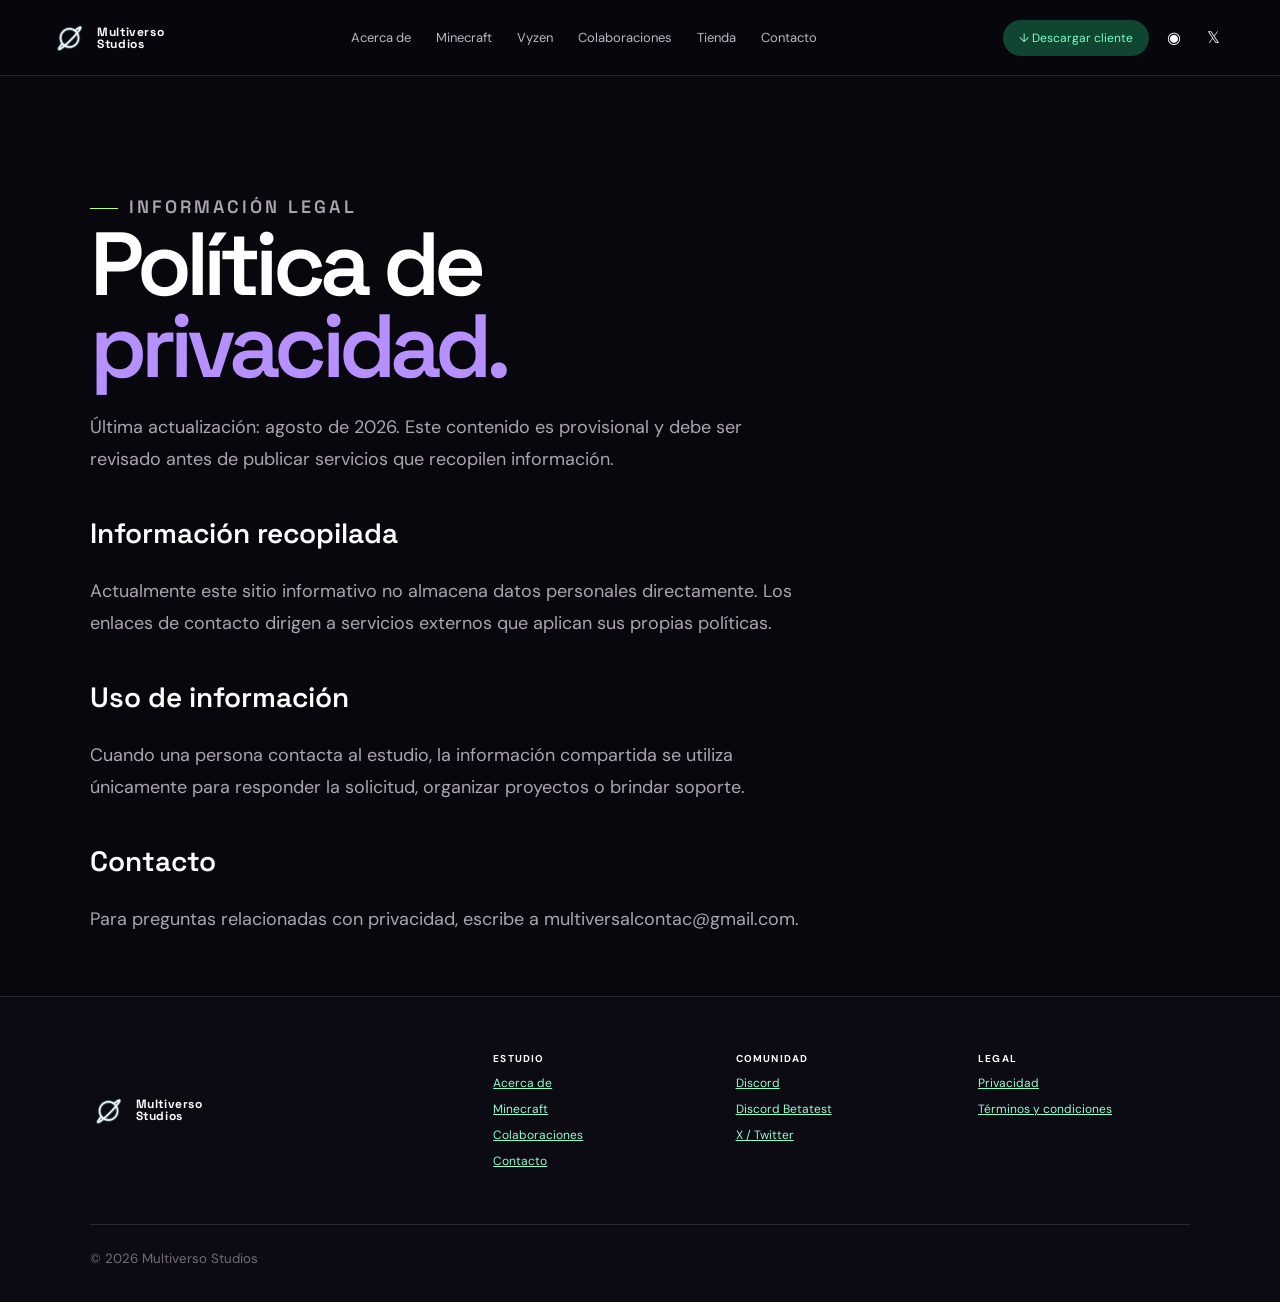
<file: privacidad.html>
<!doctype html>
<html lang="es">
  <head>
    <meta charset="utf-8" />
    <link rel="icon" type="image/png" href="imagenes/favicon.png" />
    <meta name="viewport" content="width=device-width,initial-scale=1" />
    <title>Privacidad — Multiverso Studios</title>
    <link
      rel="stylesheet"
      href="https://fonts.googleapis.com/css2?family=DM+Sans:wght@400;500;600&family=Space+Grotesk:wght@500;600;700&display=swap"
    />
    <link rel="stylesheet" href="style.css" />
  </head>
  <body>
    <div id="header"></div>
    <main>
      <section class="page-hero legal">
        <p class="kicker">INFORMACIÓN LEGAL</p>
        <h1 class="title">Política de <em>privacidad.</em></h1>
        <p>
          Última actualización: agosto de 2026. Este contenido es provisional y
          debe ser revisado antes de publicar servicios que recopilen
          información.
        </p>
        <h2>Información recopilada</h2>
        <p>
          Actualmente este sitio informativo no almacena datos personales
          directamente. Los enlaces de contacto dirigen a servicios externos que
          aplican sus propias políticas.
        </p>
        <h2>Uso de información</h2>
        <p>
          Cuando una persona contacta al estudio, la información compartida se
          utiliza únicamente para responder la solicitud, organizar proyectos o
          brindar soporte.
        </p>
        <h2>Contacto</h2>
        <p>
          Para preguntas relacionadas con privacidad, escribe a
          multiversalcontac@gmail.com.
        </p>
      </section>
    </main>
    <div id="footer"></div>
    <script src="script.js"></script>
  </body>
</html>
</file>
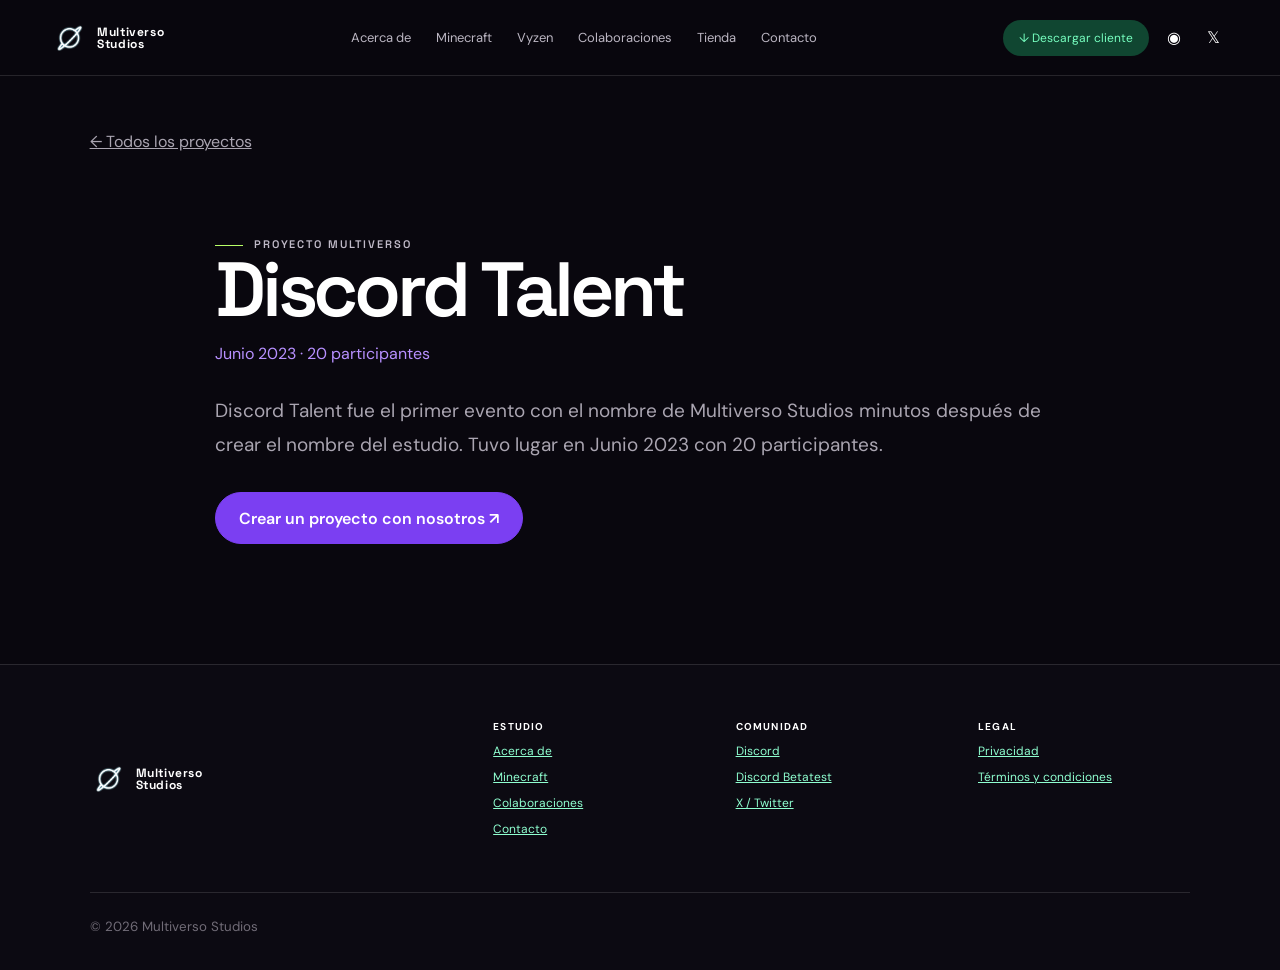
<file: proyecto.html>
<!doctype html>
<html lang="es">
  <head>
    <meta charset="utf-8" />
    <link rel="icon" type="image/png" href="imagenes/favicon.png" />
    <meta name="viewport" content="width=device-width,initial-scale=1" />
    <title>Proyecto — Multiverso Studios</title>
    <link
      rel="stylesheet"
      href="https://fonts.googleapis.com/css2?family=DM+Sans:wght@400;500;600&family=Space+Grotesk:wght@500;600;700&display=swap"
    />
    <link rel="stylesheet" href="style.css" />
  </head>
  <body>
    <div id="header"></div>
    <main><section class="detail" id="project-detail"></section></main>
    <div id="footer"></div>
    <script src="script.js"></script>
  </body>
</html>
</file>
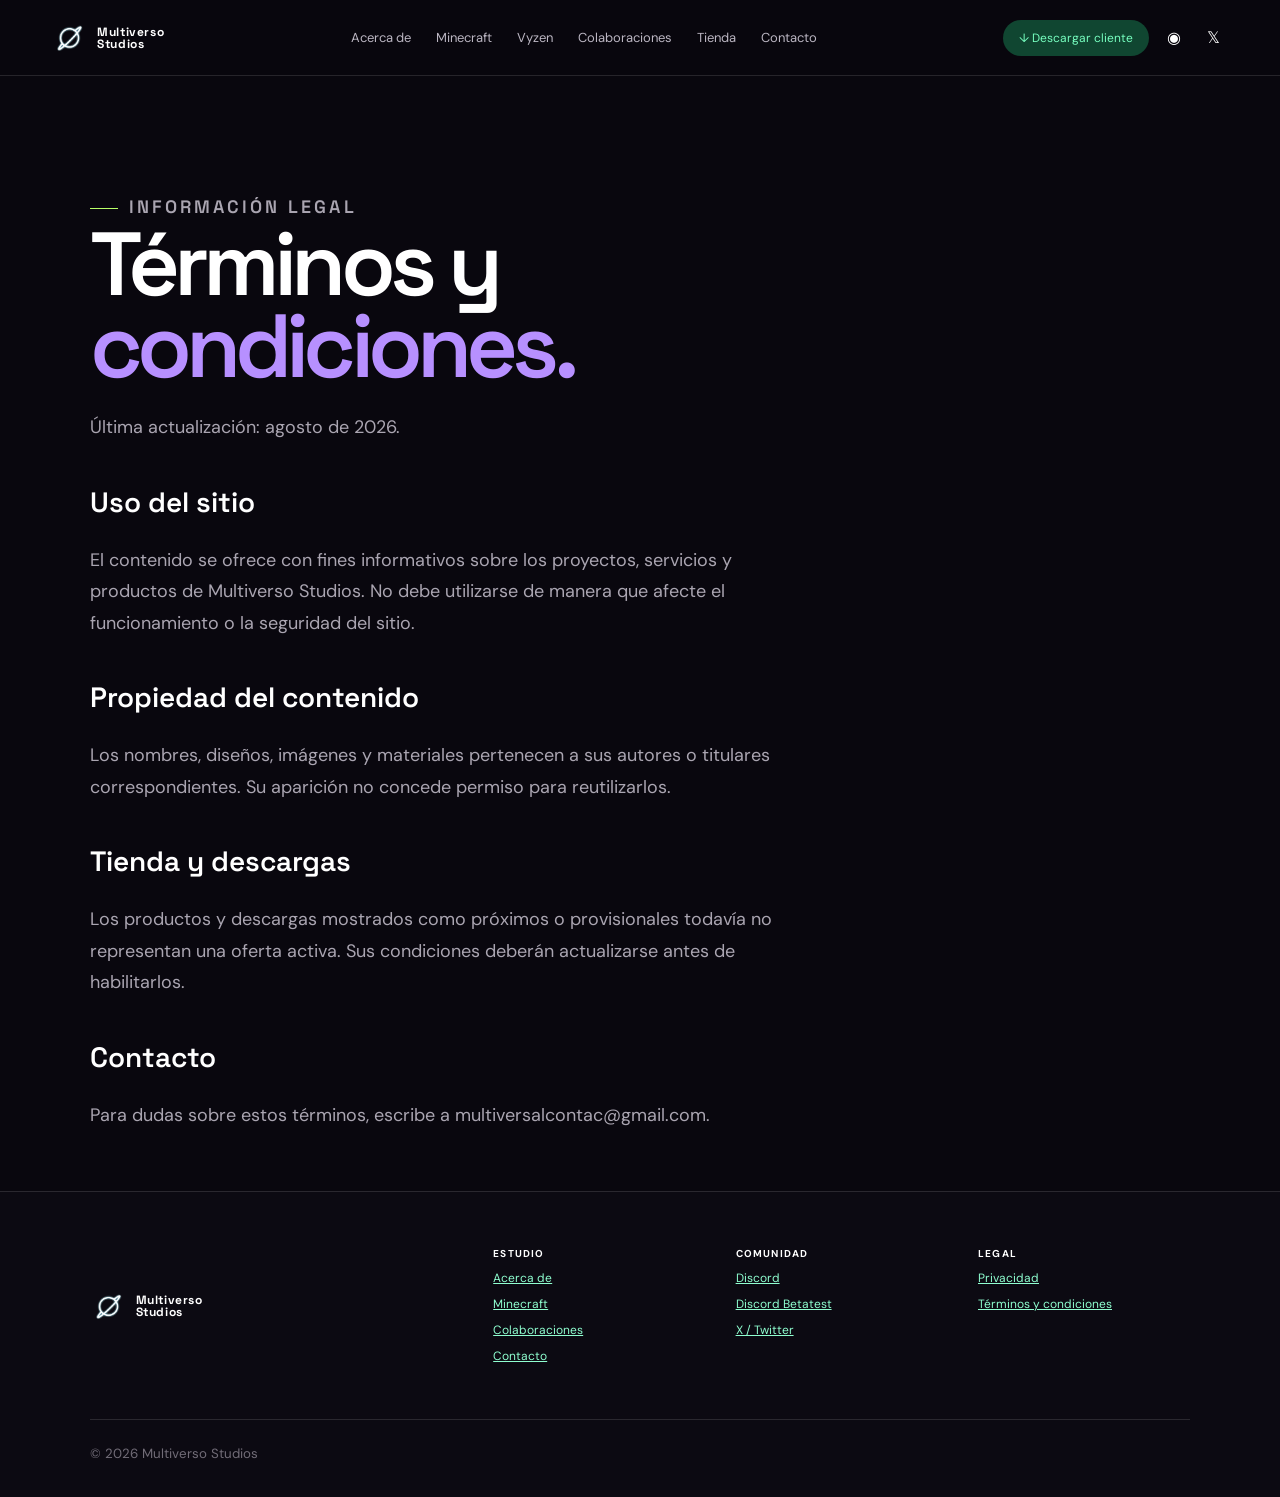
<file: terminos.html>
<!doctype html>
<html lang="es">
  <head>
    <meta charset="utf-8" />
    <meta name="viewport" content="width=device-width,initial-scale=1" />
    <title>Términos — Multiverso Studios</title>
    <link
      rel="stylesheet"
      href="https://fonts.googleapis.com/css2?family=DM+Sans:wght@400;500;600&family=Space+Grotesk:wght@500;600;700&display=swap"
    />
    <link rel="stylesheet" href="style.css" />
  </head>
  <body>
    <div id="header"></div>
    <main>
      <section class="page-hero legal">
        <p class="kicker">INFORMACIÓN LEGAL</p>
        <h1 class="title">Términos y <em>condiciones.</em></h1>
        <p>
          Última actualización: agosto de 2026.
        </p>
        <h2>Uso del sitio</h2>
        <p>
          El contenido se ofrece con fines informativos sobre los proyectos,
          servicios y productos de Multiverso Studios. No debe utilizarse de
          manera que afecte el funcionamiento o la seguridad del sitio.
        </p>
        <h2>Propiedad del contenido</h2>
        <p>
          Los nombres, diseños, imágenes y materiales pertenecen a sus autores o
          titulares correspondientes. Su aparición no concede permiso para
          reutilizarlos.
        </p>
        <h2>Tienda y descargas</h2>
        <p>
          Los productos y descargas mostrados como próximos o provisionales
          todavía no representan una oferta activa. Sus condiciones deberán
          actualizarse antes de habilitarlos.
        </p>
        <h2>Contacto</h2>
        <p>
          Para dudas sobre estos términos, escribe a
          multiversalcontac@gmail.com.
        </p>
      </section>
    </main>
    <div id="footer"></div>
    <script src="script.js"></script>
  </body>
</html>
</file>
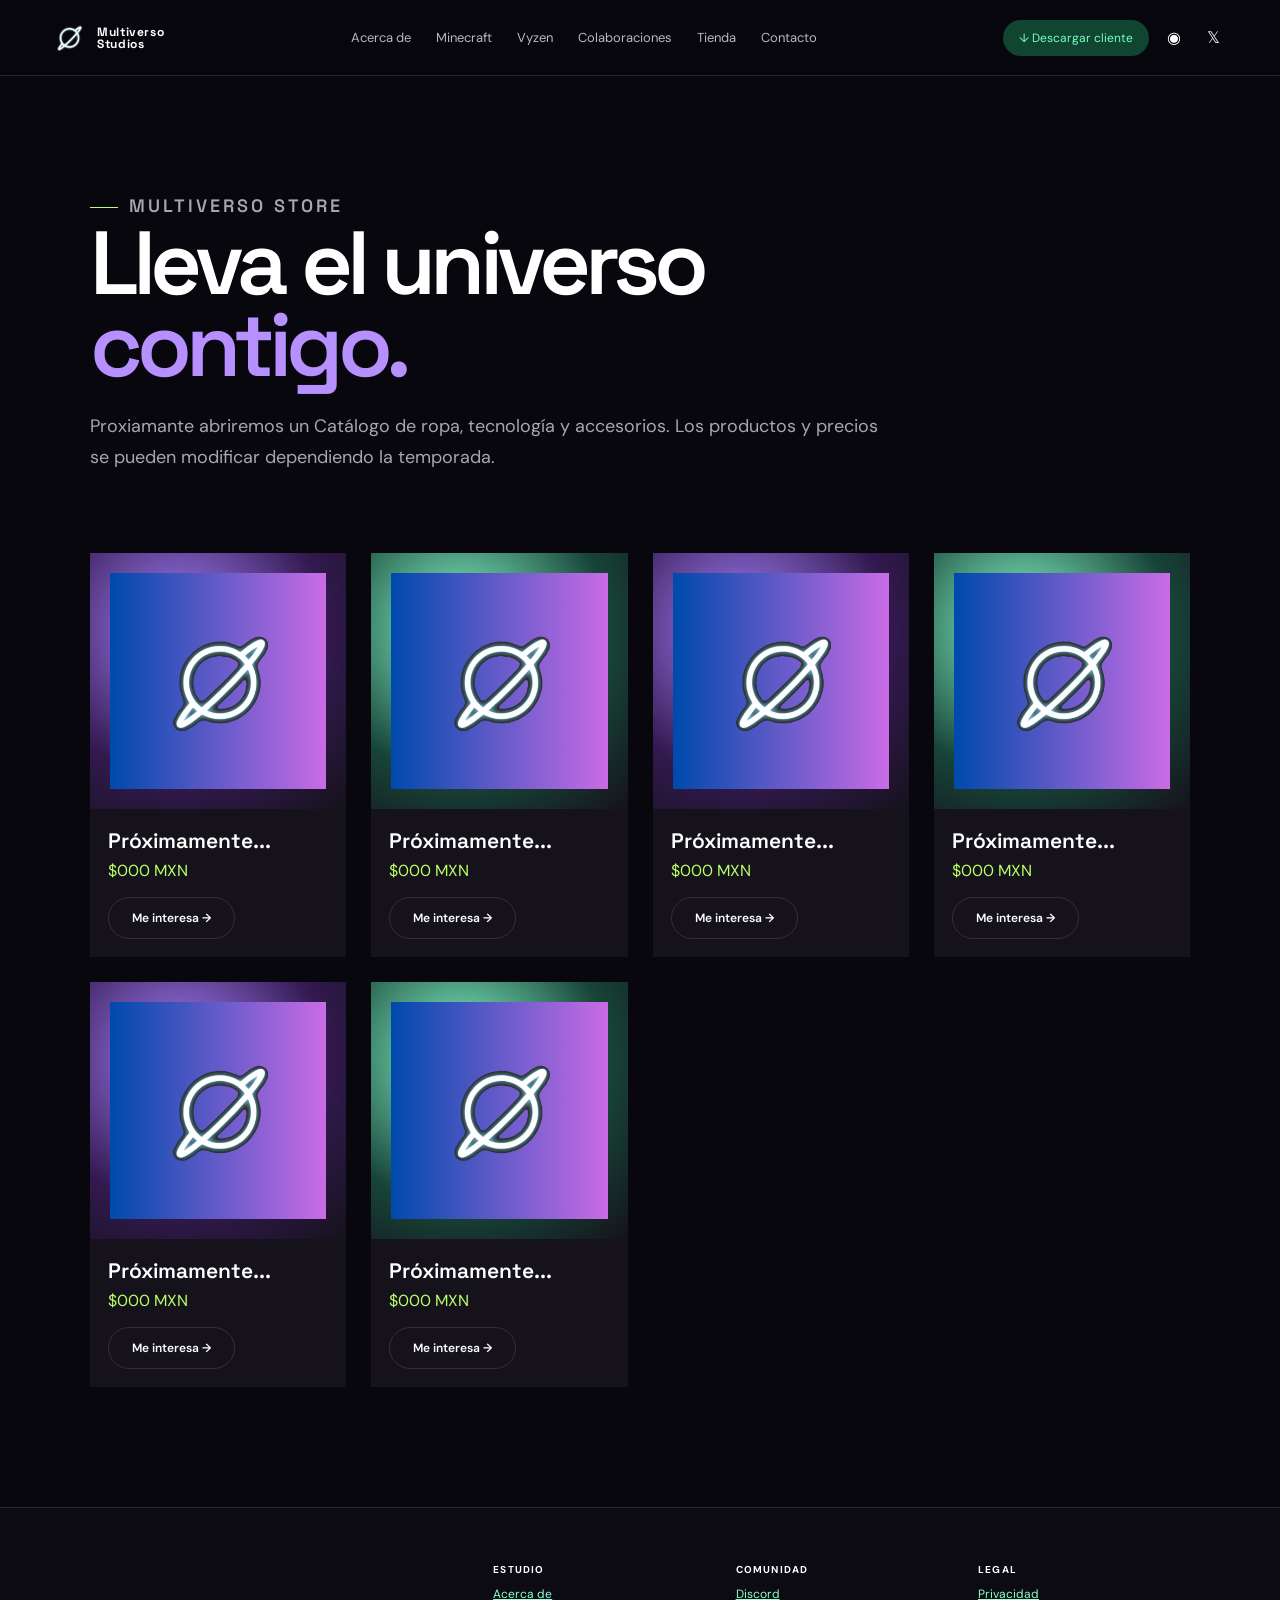
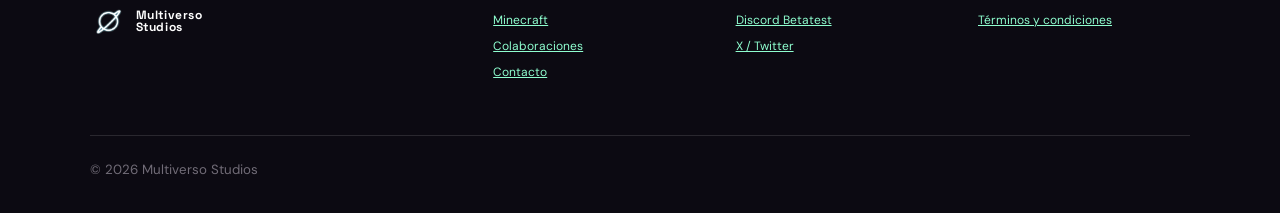
<file: tienda.html>
<!doctype html>
<html lang="es">
  <head>
    <meta charset="utf-8" />
    <meta name="viewport" content="width=device-width,initial-scale=1" />
    <title>Tienda — Multiverso Studios</title>
    <link
      rel="stylesheet"
      href="https://fonts.googleapis.com/css2?family=DM+Sans:wght@400;500;600&family=Space+Grotesk:wght@500;600;700&display=swap"
    />
    <link rel="stylesheet" href="style.css" />
  </head>
  <body>
    <div id="header"></div>
    <main>
      <section class="page-hero reveal">
        <p class="kicker">MULTIVERSO STORE</p>
        <h1 class="title">Lleva el universo<br /><em>contigo.</em></h1>
        <p>
          Proxiamante abriremos un Catálogo de ropa, tecnología y accesorios.
          Los productos y precios se pueden modificar dependiendo la temporada.
        </p>
      </section>
      <section class="shop-grid">
        <article class="shop-card reveal">
          <img
            class="product-art"
            src="imagenes/Club.png"
            alt="Producto próximamente"
          />
          <div>
            <h3>Próximamente...</h3>
            <p class="price">$000 MXN</p>
            <a class="btn small-btn" href="contacto.html">Me interesa →</a>
          </div>
        </article>
        <article class="shop-card reveal">
          <img
            class="product-art"
            src="imagenes/Club.png"
            alt="Producto próximamente"
          />
          <div>
            <h3>Próximamente...</h3>
            <p class="price">$000 MXN</p>
            <a class="btn small-btn" href="contacto.html">Me interesa →</a>
          </div>
        </article>
        <article class="shop-card reveal">
          <img
            class="product-art"
            src="imagenes/Club.png"
            alt="Producto próximamente"
          />
          <div>
            <h3>Próximamente...</h3>
            <p class="price">$000 MXN</p>
            <a class="btn small-btn" href="contacto.html">Me interesa →</a>
          </div>
        </article>
        <article class="shop-card reveal">
          <img
            class="product-art"
            src="imagenes/Club.png"
            alt="Producto próximamente"
          />
          <div>
            <h3>Próximamente...</h3>
            <p class="price">$000 MXN</p>
            <a class="btn small-btn" href="contacto.html">Me interesa →</a>
          </div>
        </article>
        <article class="shop-card reveal">
          <img
            class="product-art"
            src="imagenes/Club.png"
            alt="Producto próximamente"
          />
          <div>
            <h3>Próximamente...</h3>
            <p class="price">$000 MXN</p>
            <a class="btn small-btn" href="contacto.html">Me interesa →</a>
          </div>
        </article>
        <article class="shop-card reveal">
          <img
            class="product-art"
            src="imagenes/Club.png"
            alt="Producto próximamente"
          />
          <div>
            <h3>Próximamente...</h3>
            <p class="price">$000 MXN</p>
            <a class="btn small-btn" href="contacto.html">Me interesa →</a>
          </div>
        </article>
      </section>
    </main>
    <div id="footer"></div>
    <script src="script.js"></script>
  </body>
</html>
</file>
<file: style.css>
:root {
  --bg: #09070e;
  --surface: #111019;
  --paper: #f2eee8;
  --purple: #7b3ff2;
  --violet: #b790ff;
  --green: #7cf5c4;
  --acid: #b8ff67;
  --muted: #aaa5b1;
  --line: #ffffff1f;
}
* {
  box-sizing: border-box;
  margin: 0;
  padding: 0;
}
html {
  scroll-behavior: smooth;
}
body {
  background: var(--bg);
  color: #fff;
  font-family: "DM Sans", Arial, sans-serif;
  overflow-x: hidden;
}
a {
  color: inherit;
}
img {
  display: block;
  max-width: 100%;
}
.site-header {
  height: 76px;
  padding: 0 clamp(20px, 4vw, 64px);
  display: grid;
  grid-template-columns: auto 1fr auto;
  align-items: center;
  gap: 35px;
  position: relative;
  z-index: 20;
  border-bottom: 1px solid var(--line);
  background: #09070ef2;
  backdrop-filter: blur(14px);
}
.brand {
  display: flex;
  align-items: center;
  gap: 10px;
  text-decoration: none;
  font:
    700 12px/1 "Space Grotesk",
    sans-serif;
  letter-spacing: 0.05em;
}
.brand img {
  width: 36px;
  height: 36px;
  object-fit: contain;
}
nav {
  display: flex;
  justify-content: center;
  gap: 25px;
}
nav a {
  color: #bbb6c2;
  text-decoration: none;
  font-size: 13px;
}
nav a:hover {
  color: #fff;
}
.header-actions {
  display: flex;
  align-items: center;
  gap: 10px;
}
.download {
  padding: 10px 16px;
  border-radius: 30px;
  background: #104631;
  color: #77ffc0;
  text-decoration: none;
  font-size: 12px;
}
.social {
  text-decoration: none;
  width: 30px;
  text-align: center;
}
.menu {
  display: none;
  background: none;
  border: 0;
}
.menu i {
  display: block;
  width: 24px;
  height: 1px;
  background: #fff;
  margin: 6px;
}
.hero {
  min-height: calc(100svh - 76px);
  padding: 90px clamp(22px, 8vw, 135px);
  display: grid;
  grid-template-columns: 1.1fr 0.9fr;
  align-items: center;
  position: relative;
  overflow: hidden;
  background: radial-gradient(circle at 77% 48%, #7b3ff22d, transparent 33%);
}
.hero-copy {
  z-index: 2;
}
.kicker,
.section-label {
  font: 600 11px "Space Grotesk";
  letter-spacing: 0.17em;
  color: #c0bac8;
}
.kicker:before {
  content: "";
  display: inline-block;
  width: 28px;
  height: 1px;
  background: var(--acid);
  vertical-align: middle;
  margin-right: 11px;
}
.hero h1,
.title,
.section h2 {
  font: 600 clamp(50px, 6.8vw, 104px)/0.92 "Space Grotesk";
  letter-spacing: -0.065em;
}
.hero em,
.title em,
.section em {
  font-style: normal;
  color: var(--violet);
}
.hero-copy > p:not(.kicker) {
  max-width: 590px;
  color: var(--muted);
  font-size: 19px;
  line-height: 1.6;
  margin: 30px 0 38px;
}
.btn {
  display: inline-flex;
  align-items: center;
  justify-content: center;
  min-height: 52px;
  padding: 0 23px;
  border: 1px solid var(--line);
  border-radius: 40px;
  text-decoration: none;
  font-weight: 600;
  background: transparent;
  cursor: pointer;
}
.primary {
  background: var(--purple);
  border-color: var(--purple);
}
.planet-wrap {
  width: min(38vw, 520px);
  aspect-ratio: 1;
  position: relative;
  display: grid;
  place-items: center;
  justify-self: end;
}
.planet {
  width: 62%;
  height: 62%;
  border-radius: 50%;
  display: grid;
  place-items: center;
  background: radial-gradient(
    circle at 35% 25%,
    #bb9aff,
    #6e30d1 27%,
    #1f0c35 72%
  );
  box-shadow:
    inset -30px -30px 70px #09070e,
    0 0 100px #7b3ff23d;
  overflow: hidden;
}
.planet img {
  width: 87%;
  height: 87%;
  object-fit: contain;
}
.ring {
  position: absolute;
  width: 108%;
  height: 34%;
  border: 2px solid #d2bcff80;
  border-radius: 50%;
  transform: rotate(-18deg);
}
.ticker {
  overflow: hidden;
  background: var(--acid);
  color: #111;
}
.ticker div {
  width: max-content;
  display: flex;
  animation: scroll 24s linear infinite;
}
.ticker span {
  padding: 15px;
  font: 700 14px "Space Grotesk";
  letter-spacing: 0.12em;
}
@keyframes scroll {
  to {
    transform: translateX(-50%);
  }
}
.section {
  padding: clamp(85px, 10vw, 145px) clamp(22px, 7vw, 115px);
}
.section-label {
  margin-bottom: 55px;
}
.section-label b {
  color: var(--acid);
  margin-right: 12px;
}
.section h2 {
  font-size: clamp(44px, 5.7vw, 82px);
}
.section-intro {
  max-width: 650px;
  color: var(--muted);
  font-size: 18px;
  line-height: 1.7;
  margin: 25px 0 55px;
}
.home-projects {
  background: var(--paper);
  color: #15121a;
}
.home-projects .section-label {
  color: #6a6570;
}
.card-grid {
  display: grid;
  grid-template-columns: repeat(3, 1fr);
  gap: 22px;
}
.media-card {
  position: relative;
  text-decoration: none;
  background: #16131d;
  overflow: hidden;
  color: #fff;
}
.media-card img {
  width: 100%;
  aspect-ratio: 1.35;
  object-fit: cover;
  transition: 0.6s;
}
.media-card:hover img {
  transform: scale(1.04);
}
.media-card div {
  padding: 18px;
}
.media-card h3 {
  font: 600 23px "Space Grotesk";
}
.media-card p {
  color: #aaa5b1;
  font-size: 13px;
  margin-top: 5px;
}
.home-people {
  background: #15111d;
}
.people-list {
  border-top: 1px solid var(--line);
}
.people-list a,
.people-list p {
  display: flex;
  justify-content: space-between;
  padding: 23px 4px;
  border-bottom: 1px solid var(--line);
  text-decoration: none;
}
.people-list b {
  font: 500 clamp(20px, 2.3vw, 30px) "Space Grotesk";
}
.people-list span {
  color: #8e8996;
}
.home-contact {
  text-align: center;
  position: relative;
  overflow: hidden;
}
.home-contact h2 {
  font-size: clamp(55px, 8vw, 112px);
}
.home-contact p {
  margin: 25px auto;
  max-width: 570px;
  color: var(--muted);
  font-size: 18px;
  line-height: 1.6;
}
.page-hero {
  padding: 90px clamp(22px, 7vw, 115px) 60px;
}
.page-hero .title {
  font-size: clamp(53px, 7vw, 95px);
}
.page-hero p {
  max-width: 800px;
  color: var(--muted);
  font-size: 18px;
  line-height: 1.7;
  margin-top: 25px;
}
.project-catalog,
.collab-catalog,
.shop-grid {
  display: grid;
  grid-template-columns: repeat(4, 1fr);
  gap: 25px;
  padding: 20px clamp(22px, 7vw, 115px) 120px;
}
.project-catalog .media-card img {
  aspect-ratio: 1;
}
.collab-card {
  background: #18151e;
  color: #fff;
  text-decoration: none;
  overflow: hidden;
  transition:
    transform 0.25s ease,
    border-color 0.25s ease;
  border: 1px solid transparent;
}
.collab-card:hover {
  transform: translateY(-6px);
  border-color: rgba(183, 144, 255, 0.55);
}
.collab-card img {
  width: 100%;
  aspect-ratio: 1;
  object-fit: cover;
  transition: transform 0.45s ease;
}
.collab-card:hover img {
  transform: scale(1.035);
}
.collab-card div {
  padding: 15px;
}
.collab-card h3 {
  font: 600 20px "Space Grotesk";
}
.collab-card p {
  font-size: 12px;
  color: var(--muted);
  margin-top: 4px;
}
.collaborator-groups {
  padding: 10px clamp(22px, 7vw, 115px) 140px;
}
.collaborator-group {
  padding: 70px 0 85px;
  border-top: 1px solid var(--line);
}
.collaborator-group:first-child {
  border-top: 0;
}
.group-heading {
  display: grid;
  grid-template-columns: 70px 1fr;
  gap: 20px;
  align-items: start;
  margin-bottom: 38px;
}
.group-number {
  color: var(--acid);
  font: 600 12px "Space Grotesk";
  letter-spacing: 0.14em;
  padding-top: 7px;
}
.group-heading h2 {
  font: 600 clamp(30px, 4vw, 52px) "Space Grotesk";
  letter-spacing: -0.045em;
}
.group-heading div > p {
  color: var(--muted);
  margin-top: 8px;
}
.collaborator-group .collab-catalog {
  padding: 0;
}
.collaborator-detail {
  min-height: calc(100vh - 76px);
  padding: 55px clamp(22px, 7vw, 115px) 120px;
}
.collaborator-back {
  margin-bottom: 70px;
}
.profile-layout {
  display: grid;
  grid-template-columns: minmax(230px, 340px) minmax(0, 1fr);
  gap: clamp(45px, 7vw, 110px);
  align-items: center;
  max-width: 1250px;
  margin: 0 auto;
}
.profile-media img {
  width: 100%;
  aspect-ratio: 1;
  object-fit: cover;
  background: #18151e;
}
.profile-socials {
  min-height: 48px;
  display: flex;
  flex-wrap: wrap;
  gap: 10px;
  align-items: center;
  margin-top: 18px;
}
.profile-social {
  width: 42px;
  height: 42px;
  display: grid;
  place-items: center;
  border-radius: 10px;
  background: #18151e;
  border: 1px solid var(--line);
  color: #fff;
  text-decoration: none;
  font: 600 17px "Space Grotesk";
  transition:
    transform 0.2s ease,
    background 0.2s ease,
    border-color 0.2s ease;
}
.profile-social:hover {
  transform: translateY(-3px);
  background: var(--purple);
  border-color: var(--purple);
}
.profile-copy .kicker {
  color: var(--muted);
}
.profile-copy h1 {
  font: 600 clamp(48px, 6vw, 86px)/0.95 "Space Grotesk";
  letter-spacing: -0.055em;
  margin: 20px 0 14px;
}
.profile-role {
  color: var(--violet);
  font-weight: 600;
  margin-bottom: 32px;
}
.profile-bio {
  max-width: 760px;
  color: #cbc6d1;
  font-size: 18px;
  line-height: 1.8;
}
.detail {
  padding: 55px clamp(22px, 7vw, 115px) 120px;
}
.back {
  display: inline-block;
  color: var(--muted);
  margin-bottom: 30px;
}
.detail-cover {
  width: 100%;
  max-height: 650px;
  object-fit: cover;
}
.detail-copy {
  max-width: 850px;
  margin: 55px auto 0;
}
.detail-copy h1 {
  font: 600 clamp(45px, 6vw, 85px)/1 "Space Grotesk";
  letter-spacing: -0.055em;
}
.detail-copy .meta {
  color: var(--violet);
  margin: 15px 0 30px;
}
.detail-copy > p:not(.kicker):not(.meta) {
  color: var(--muted);
  font-size: 19px;
  line-height: 1.8;
  margin-bottom: 30px;
}
.split {
  display: grid;
  grid-template-columns: 1fr 1fr;
  gap: 7vw;
  align-items: center;
}
.history {
  background: var(--paper);
  color: #17131b;
}
.history p {
  color: #57515d;
  font-size: 18px;
  line-height: 1.75;
}
.history p + p {
  margin-top: 18px;
}
.timeline {
  margin-top: 45px;
  border-left: 1px solid #c6bfc9;
}
.timeline div {
  padding: 0 0 34px 25px;
  position: relative;
}
.timeline div:before {
  content: "";
  width: 9px;
  height: 9px;
  border-radius: 50%;
  background: var(--purple);
  position: absolute;
  left: -5px;
  top: 6px;
}
.timeline b {
  display: block;
  font: 600 22px "Space Grotesk";
}
.timeline span {
  color: #736d78;
}
.launcher-preview {
  aspect-ratio: 1.6;
  border: 1px solid #ffffff29;
  background: linear-gradient(145deg, #191622, #0b0910);
  box-shadow: 0 30px 80px #0008;
  display: grid;
  grid-template-columns: 65px 1fr;
}
.launcher-sidebar {
  border-right: 1px solid var(--line);
  padding: 15px;
  display: flex;
  flex-direction: column;
  gap: 12px;
}
.launcher-sidebar i {
  height: 34px;
  background: #7b3ff255;
  border-radius: 5px;
}
.launcher-main {
  display: grid;
  place-items: center;
  text-align: center;
}
.launcher-main img {
  width: 36%;
  margin: auto;
}
.launcher-main b {
  display: block;
  font: 600 23px "Space Grotesk";
  margin-top: 15px;
}
.os-grid {
  display: grid;
  grid-template-columns: repeat(3, 1fr);
  gap: 20px;
  margin-top: 60px;
}
.os {
  padding: 30px;
  border: 1px solid var(--line);
  background: #111019;
}
.os h3 {
  font: 600 27px "Space Grotesk";
}
.os p {
  color: var(--muted);
  margin: 9px 0 22px;
}
.disabled {
  opacity: 0.5;
  cursor: not-allowed;
}
.shop-card {
  background: #15121b;
}
.product-art {
  aspect-ratio: 1;
  background: radial-gradient(circle at 35% 30%, #a782ff, #32194f 60%, #15121b);
  display: grid;
  place-items: center;
  font: 600 24px "Space Grotesk";
  padding: 20px;
  text-align: center;
}
.shop-card img.product-art {
  width: 100%;
  object-fit: cover;
}
.shop-card:nth-child(2n) .product-art {
  background: radial-gradient(circle at 35% 30%, #8affcf, #174438 60%, #15121b);
}
.shop-card > div:last-child {
  padding: 18px;
}
.shop-card h3 {
  font: 600 21px "Space Grotesk";
}
.price {
  color: var(--acid);
  margin: 6px 0 16px;
}
.small-btn {
  font-size: 12px;
  min-height: 42px;
}
.contact-grid {
  display: grid;
  grid-template-columns: repeat(3, 1fr);
  gap: 22px;
}
.contact-card {
  padding: 35px;
  background: #15121b;
  border: 1px solid var(--line);
  text-decoration: none;
  transition: 0.25s;
}
.contact-card:hover {
  transform: translateY(-5px);
  border-color: var(--violet);
}
.contact-card strong {
  display: block;
  font: 600 27px "Space Grotesk";
  margin-bottom: 10px;
}
.contact-card span {
  color: var(--muted);
}
.legal {
  max-width: 900px;
}
.legal h2 {
  font: 600 28px "Space Grotesk";
  margin: 40px 0 15px;
}
.legal p {
  color: var(--muted);
  line-height: 1.75;
}
footer {
  padding: 55px clamp(22px, 7vw, 115px) 35px;
  display: grid;
  grid-template-columns: 1fr 2fr;
  gap: 55px;
  border-top: 1px solid var(--line);
  background: #0c0a12;
}
.footer-columns {
  display: grid;
  grid-template-columns: repeat(3, 1fr);
  gap: 30px;
}
.footer-columns div {
  display: flex;
  flex-direction: column;
  gap: 10px;
}
.footer-columns b {
  font-size: 10px;
  letter-spacing: 0.12em;
}
.footer-columns a {
  font-size: 12px;
  color: #8fffd0;
}
footer small {
  grid-column: 1/-1;
  color: #716c77;
  border-top: 1px solid var(--line);
  padding-top: 25px;
}
.reveal {
  opacity: 0;
  transform: translateY(28px);
  transition: 0.75s;
}
.reveal.visible {
  opacity: 1;
  transform: none;
}
@media (max-width: 900px) {
  .site-header {
    grid-template-columns: auto 1fr;
  }
  .menu {
    display: block;
    justify-self: end;
    z-index: 3;
  }
  .header-actions {
    display: none;
  }
  nav {
    position: absolute;
    top: 0;
    left: 0;
    width: 100%;
    min-height: 100vh;
    background: #0b0910;
    flex-direction: column;
    justify-content: center;
    align-items: center;
    opacity: 0;
    pointer-events: none;
    transition: 0.3s;
  }
  nav.open {
    opacity: 1;
    pointer-events: auto;
  }
  nav a {
    font: 600 28px "Space Grotesk";
  }
  .hero {
    grid-template-columns: 1fr;
  }
  .planet-wrap {
    position: absolute;
    width: 68vw;
    right: -25vw;
    top: 17%;
    opacity: 0.65;
  }
  .card-grid,
  .project-catalog,
  .collab-catalog,
  .shop-grid {
    grid-template-columns: repeat(2, 1fr);
  }
  .split {
    grid-template-columns: 1fr;
  }
  .profile-layout {
    grid-template-columns: 1fr;
    align-items: start;
  }
  .profile-media {
    max-width: 360px;
  }
  .os-grid,
  .contact-grid {
    grid-template-columns: 1fr;
  }
  .footer-columns {
    grid-template-columns: 1fr 1fr;
  }
}
@media (max-width: 540px) {
  .card-grid {
    grid-template-columns: 1fr;
  }
  .project-catalog,
  .collab-catalog,
  .shop-grid {
    gap: 12px;
    padding-inline: 14px;
  }
  .media-card h3,
  .shop-card h3 {
    font-size: 17px;
  }
  .footer-columns {
    grid-template-columns: 1fr;
  }
  .hero h1 {
    font-size: 48px;
  }
  .download {
    display: none;
  }
  .collaborator-groups {
    padding-inline: 18px;
  }
  .group-heading {
    grid-template-columns: 38px 1fr;
    gap: 10px;
  }
  .collaborator-detail {
    padding-inline: 20px;
  }
  .collaborator-back {
    margin-bottom: 42px;
  }
  .profile-copy h1 {
    font-size: 46px;
  }
}
@media (prefers-reduced-motion: reduce) {
  .reveal {
    opacity: 1;
    transform: none;
  }
  .ticker div {
    animation: none;
  }
}
</file>
